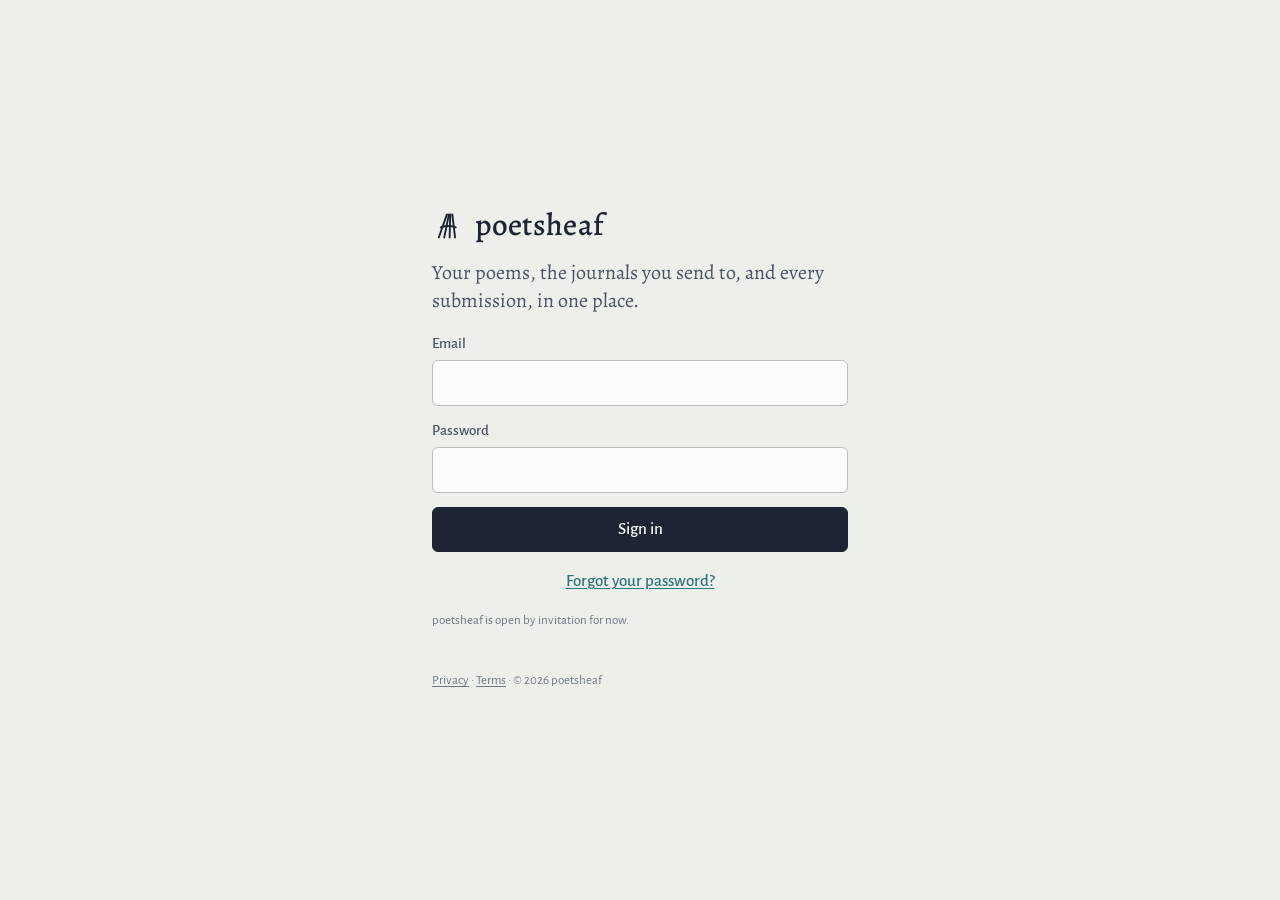
<file: index.html>
<!doctype html>
<html lang="en">
  <head>
    <meta charset="UTF-8" />
    <meta name="viewport" content="width=device-width, initial-scale=1, viewport-fit=cover" />
    <meta name="theme-color" content="#ECEFEA" />
    <meta name="apple-mobile-web-app-capable" content="yes" />
    <meta name="apple-mobile-web-app-title" content="poetsheaf" />
    <meta name="description" content="Keep your poems, the journals you send to, and every submission in one place." />
    <link rel="icon" href="/favicon.svg" type="image/svg+xml" />
    <link rel="apple-touch-icon" href="/apple-touch-icon.png" />
    <link rel="manifest" href="/manifest.webmanifest" />
    <title>poetsheaf</title>
    <script type="module" crossorigin src="/assets/styles-DQ-6_-wb.js"></script>
    <script type="module" crossorigin src="/assets/main-DBC91JNf.js"></script>
    <link rel="stylesheet" crossorigin href="/assets/styles-BWuoqIi8.css">
    <link rel="stylesheet" crossorigin href="/assets/main-BIeSyPo8.css">
  </head>
  <body>
    <div id="root"></div>
  </body>
</html>
</file>
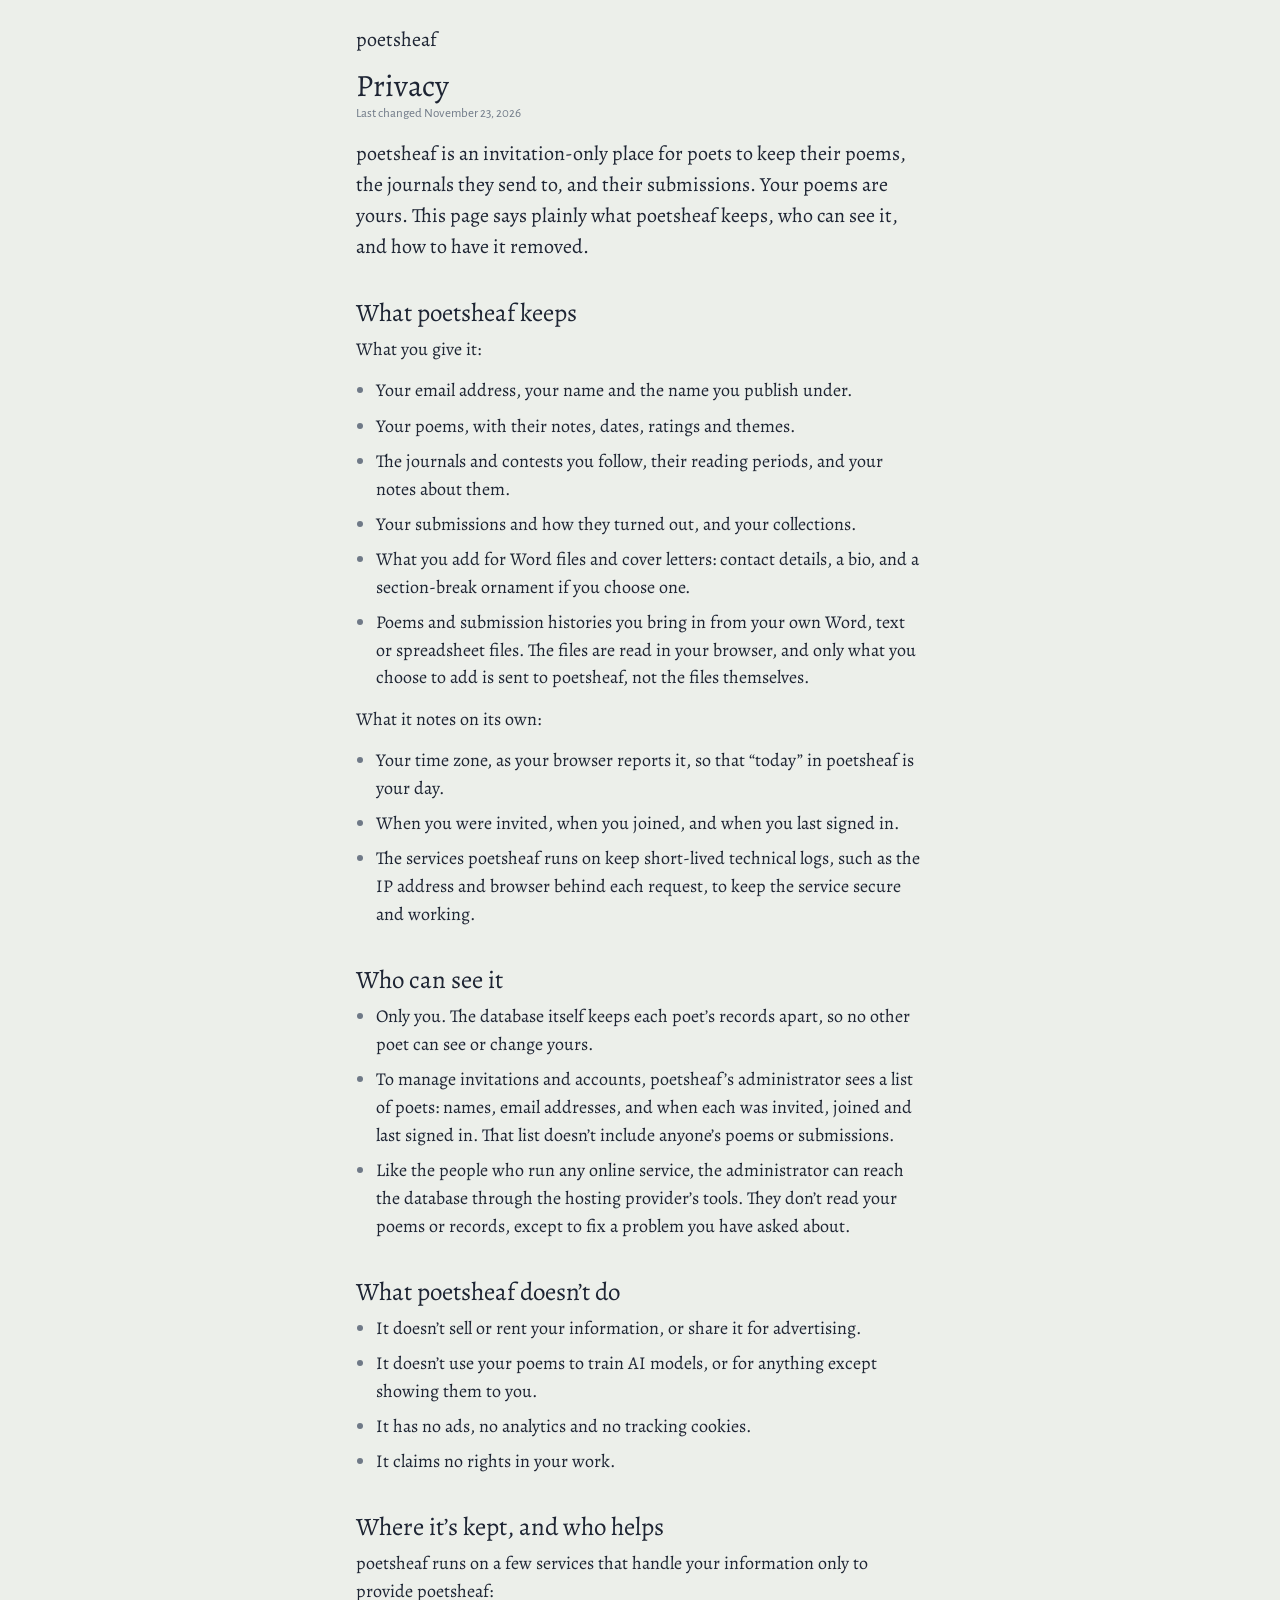
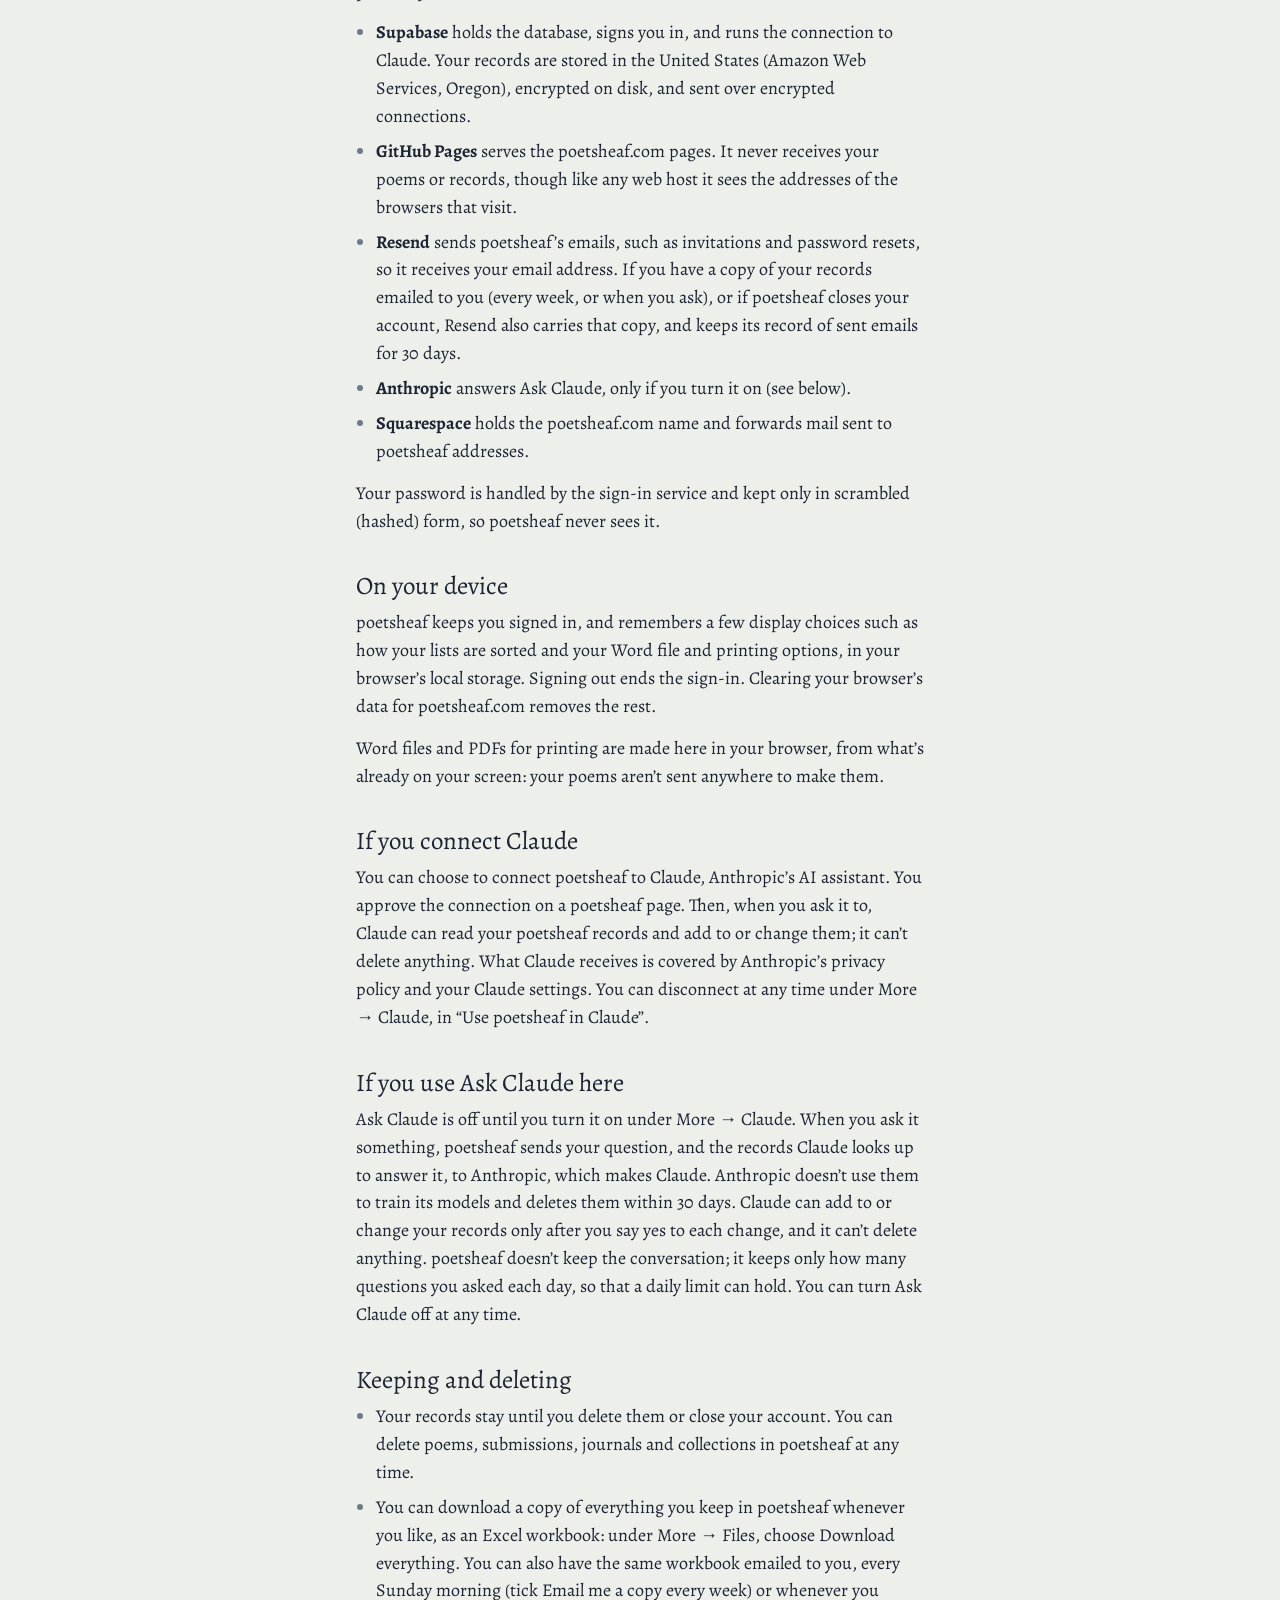
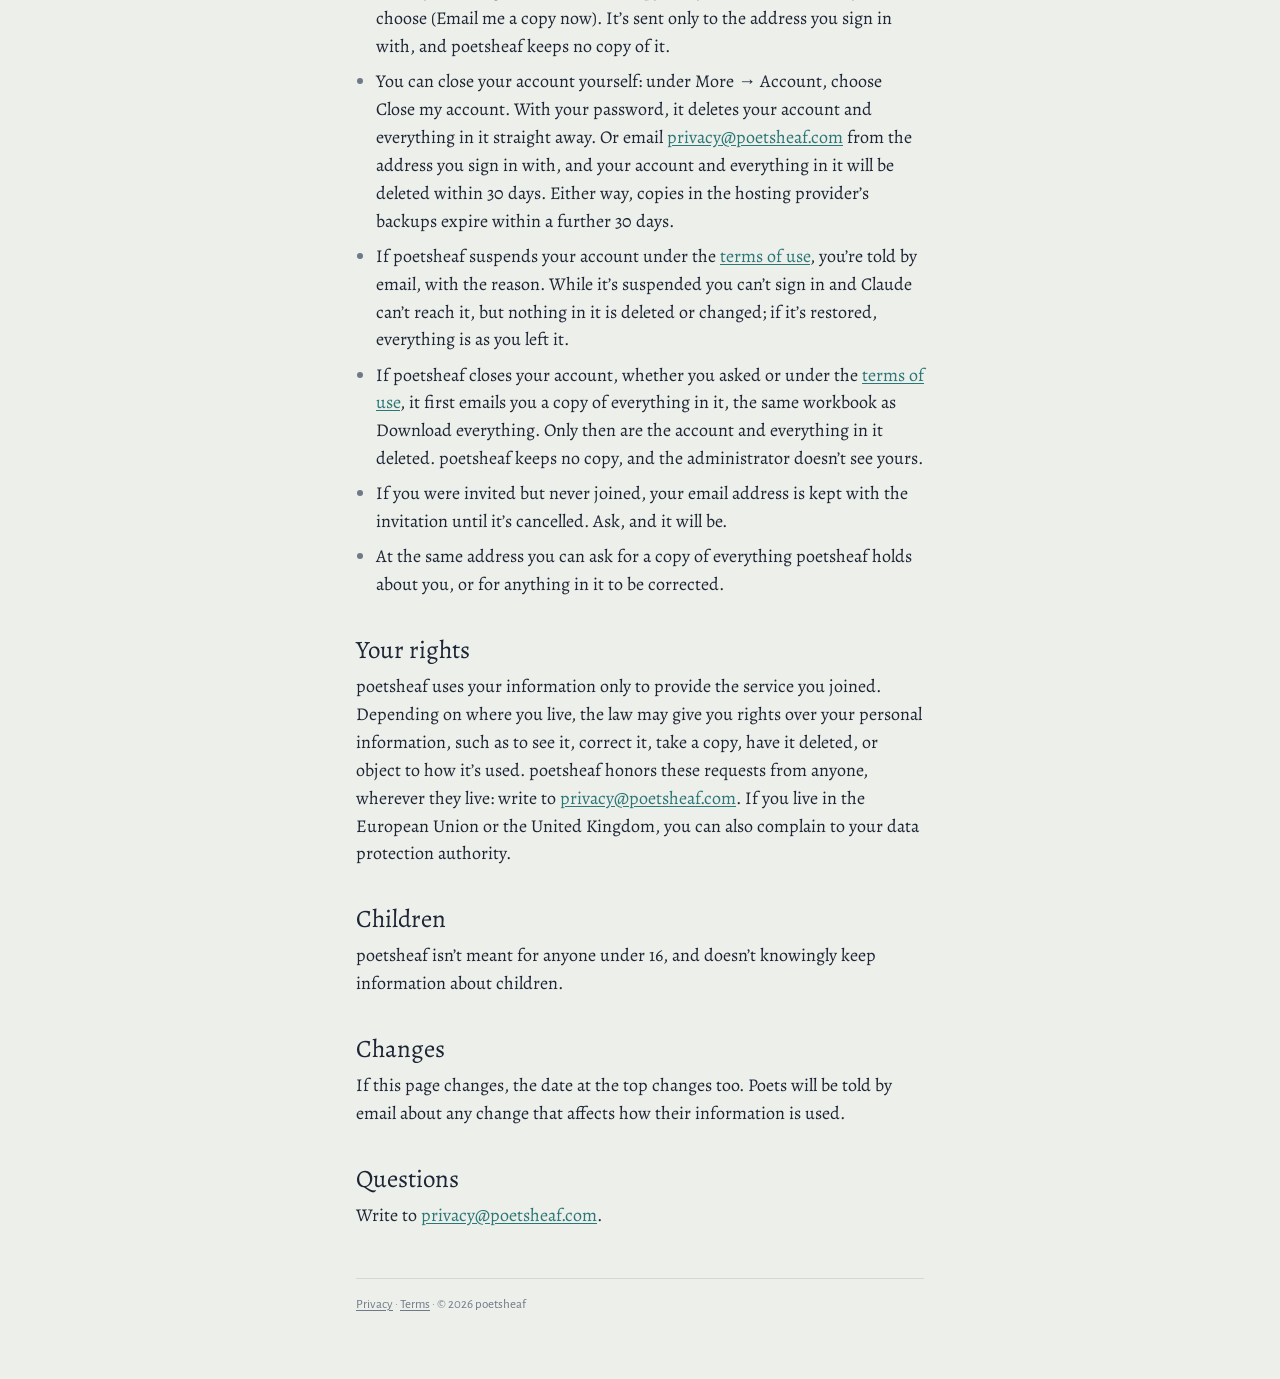
<file: privacy.html>
<!doctype html>
<html lang="en">
  <head>
    <meta charset="UTF-8" />
    <meta name="viewport" content="width=device-width, initial-scale=1, viewport-fit=cover" />
    <meta name="theme-color" content="#ECEFEA" />
    <meta name="description" content="What poetsheaf keeps, who can see it, and how to have it removed." />
    <link rel="icon" href="/favicon.svg" type="image/svg+xml" />
    <link rel="apple-touch-icon" href="/apple-touch-icon.png" />
    <title>Privacy · poetsheaf</title>
    <script type="module" crossorigin src="/assets/styles-DQ-6_-wb.js"></script>
    <script type="module" crossorigin src="/assets/note-DEb20NaD.js"></script>
    <link rel="stylesheet" crossorigin href="/assets/styles-BWuoqIi8.css">
    <link rel="stylesheet" crossorigin href="/assets/note-CZDCdOjt.css">
  </head>
  <body>
    <main class="note">
      <p class="note-home"><a href="/">poetsheaf</a></p>
      <h1>Privacy</h1>
      <p class="note-date">Last changed November 23, 2026</p>

      <p class="note-lede">
        poetsheaf is an invitation-only place for poets to keep their poems, the journals they send to, and their
        submissions. Your poems are yours. This page says plainly what poetsheaf keeps, who can see it, and how to have
        it removed.
      </p>

      <h2 id="keeps">What poetsheaf keeps</h2>
      <p>What you give it:</p>
      <ul>
        <li>Your email address, your name and the name you publish under.</li>
        <li>Your poems, with their notes, dates, ratings and themes.</li>
        <li>The journals and contests you follow, their reading periods, and your notes about them.</li>
        <li>Your submissions and how they turned out, and your collections.</li>
        <li>What you add for Word files and cover letters: contact details, a bio, and a section-break ornament if you choose one.</li>
        <li>
          Poems and submission histories you bring in from your own Word, text or spreadsheet files. The files are read
          in your browser, and only what you choose to add is sent to poetsheaf, not the files themselves.
        </li>
      </ul>
      <p>What it notes on its own:</p>
      <ul>
        <li>Your time zone, as your browser reports it, so that “today” in poetsheaf is your day.</li>
        <li>When you were invited, when you joined, and when you last signed in.</li>
        <li>
          The services poetsheaf runs on keep short-lived technical logs, such as the IP address and browser behind
          each request, to keep the service secure and working.
        </li>
      </ul>

      <h2 id="who">Who can see it</h2>
      <ul>
        <li>Only you. The database itself keeps each poet’s records apart, so no other poet can see or change yours.</li>
        <li>
          To manage invitations and accounts, poetsheaf’s administrator sees a list of poets: names, email addresses, and
          when each was invited, joined and last signed in. That list doesn’t include anyone’s poems or submissions.
        </li>
        <li>
          Like the people who run any online service, the administrator can reach the database through the hosting
          provider’s tools. They don’t read your poems or records, except to fix a problem you have asked about.
        </li>
      </ul>

      <h2 id="not">What poetsheaf doesn’t do</h2>
      <ul>
        <li>It doesn’t sell or rent your information, or share it for advertising.</li>
        <li>It doesn’t use your poems to train AI models, or for anything except showing them to you.</li>
        <li>It has no ads, no analytics and no tracking cookies.</li>
        <li>It claims no rights in your work.</li>
      </ul>

      <h2 id="where">Where it’s kept, and who helps</h2>
      <p>poetsheaf runs on a few services that handle your information only to provide poetsheaf:</p>
      <ul>
        <li>
          <strong>Supabase</strong> holds the database, signs you in, and runs the connection to Claude. Your records are
          stored in the United States (Amazon Web Services, Oregon), encrypted on disk, and sent over encrypted connections.
        </li>
        <li>
          <strong>GitHub Pages</strong> serves the poetsheaf.com pages. It never receives your poems or records, though
          like any web host it sees the addresses of the browsers that visit.
        </li>
        <li>
          <strong>Resend</strong> sends poetsheaf’s emails, such as invitations and password resets, so it receives your
          email address. If you have a copy of your records emailed to you (every week, or when you ask), or if
          poetsheaf closes your account, Resend also carries that copy, and keeps its record of sent emails for 30 days.
        </li>
        <li>
          <strong>Anthropic</strong> answers Ask Claude, only if you turn it on (see below).
        </li>
        <li><strong>Squarespace</strong> holds the poetsheaf.com name and forwards mail sent to poetsheaf addresses.</li>
      </ul>
      <p>
        Your password is handled by the sign-in service and kept only in scrambled (hashed) form, so poetsheaf never sees it.
      </p>

      <h2 id="device">On your device</h2>
      <p>
        poetsheaf keeps you signed in, and remembers a few display choices such as how your lists are sorted and your
        Word file and printing options, in your browser’s local storage. Signing out ends the sign-in. Clearing your
        browser’s data for poetsheaf.com removes the rest.
      </p>
      <p>
        Word files and PDFs for printing are made here in your browser, from what’s already on your screen: your poems
        aren’t sent anywhere to make them.
      </p>

      <h2 id="claude">If you connect Claude</h2>
      <p>
        You can choose to connect poetsheaf to Claude, Anthropic’s AI assistant. You approve the connection on a
        poetsheaf page. Then, when you ask it to, Claude can read your poetsheaf records and add to or change them; it
        can’t delete anything. What Claude receives is covered by Anthropic’s privacy policy and your Claude settings.
        You can disconnect at any time under More → Claude, in “Use poetsheaf in Claude”.
      </p>

      <h2 id="ask-claude">If you use Ask Claude here</h2>
      <p>
        Ask Claude is off until you turn it on under More → Claude. When you ask it something, poetsheaf sends your question,
        and the records Claude looks up to answer it, to Anthropic, which makes Claude. Anthropic doesn’t use them to
        train its models and deletes them within 30 days. Claude can add to or change your records only after you say
        yes to each change, and it can’t delete anything. poetsheaf doesn’t keep the conversation; it keeps only how
        many questions you asked each day, so that a daily limit can hold. You can turn Ask Claude off at any time.
      </p>

      <h2 id="deleting">Keeping and deleting</h2>
      <ul>
        <li>Your records stay until you delete them or close your account. You can delete poems, submissions, journals and collections in poetsheaf at any time.</li>
        <li>
          You can download a copy of everything you keep in poetsheaf whenever you like, as an Excel workbook: under
          More → Files, choose Download everything. You can also have the same workbook emailed to you, every Sunday morning
          (tick Email me a copy every week) or whenever you choose (Email me a copy now). It’s sent only to the address
          you sign in with, and poetsheaf keeps no copy of it.
        </li>
        <li>
          You can close your account yourself: under More → Account, choose Close my account. With your password, it
          deletes your account and everything in it straight away. Or email
          <a href="mailto:privacy@poetsheaf.com">privacy@poetsheaf.com</a> from the address you sign in with, and your
          account and everything in it will be deleted within 30 days. Either way, copies in the hosting provider’s
          backups expire within a further 30 days.
        </li>
        <li>
          If poetsheaf suspends your account under the <a href="/terms.html#ending">terms of use</a>, you’re told by
          email, with the reason. While it’s suspended you can’t sign in and Claude can’t reach it, but nothing in it is
          deleted or changed; if it’s restored, everything is as you left it.
        </li>
        <li>
          If poetsheaf closes your account, whether you asked or under the <a href="/terms.html#ending">terms of use</a>,
          it first emails you a copy of everything in it, the same workbook as Download everything. Only then are the
          account and everything in it deleted. poetsheaf keeps no copy, and the administrator doesn’t see yours.
        </li>
        <li>If you were invited but never joined, your email address is kept with the invitation until it’s cancelled. Ask, and it will be.</li>
        <li>At the same address you can ask for a copy of everything poetsheaf holds about you, or for anything in it to be corrected.</li>
      </ul>

      <h2 id="rights">Your rights</h2>
      <p>
        poetsheaf uses your information only to provide the service you joined. Depending on where you live, the law may
        give you rights over your personal information, such as to see it, correct it, take a copy, have it deleted, or
        object to how it’s used. poetsheaf honors these requests from anyone, wherever they live: write to
        <a href="mailto:privacy@poetsheaf.com">privacy@poetsheaf.com</a>. If you live in the European Union or the
        United Kingdom, you can also complain to your data protection authority.
      </p>

      <h2 id="children">Children</h2>
      <p>poetsheaf isn’t meant for anyone under 16, and doesn’t knowingly keep information about children.</p>

      <h2 id="changes">Changes</h2>
      <p>
        If this page changes, the date at the top changes too. Poets will be told by email about any change that
        affects how their information is used.
      </p>

      <h2 id="contact">Questions</h2>
      <p>Write to <a href="mailto:privacy@poetsheaf.com">privacy@poetsheaf.com</a>.</p>

      <footer class="note-foot">
        <a href="/privacy.html">Privacy</a> · <a href="/terms.html">Terms</a> · © 2026 poetsheaf
      </footer>
    </main>
  </body>
</html>
</file>
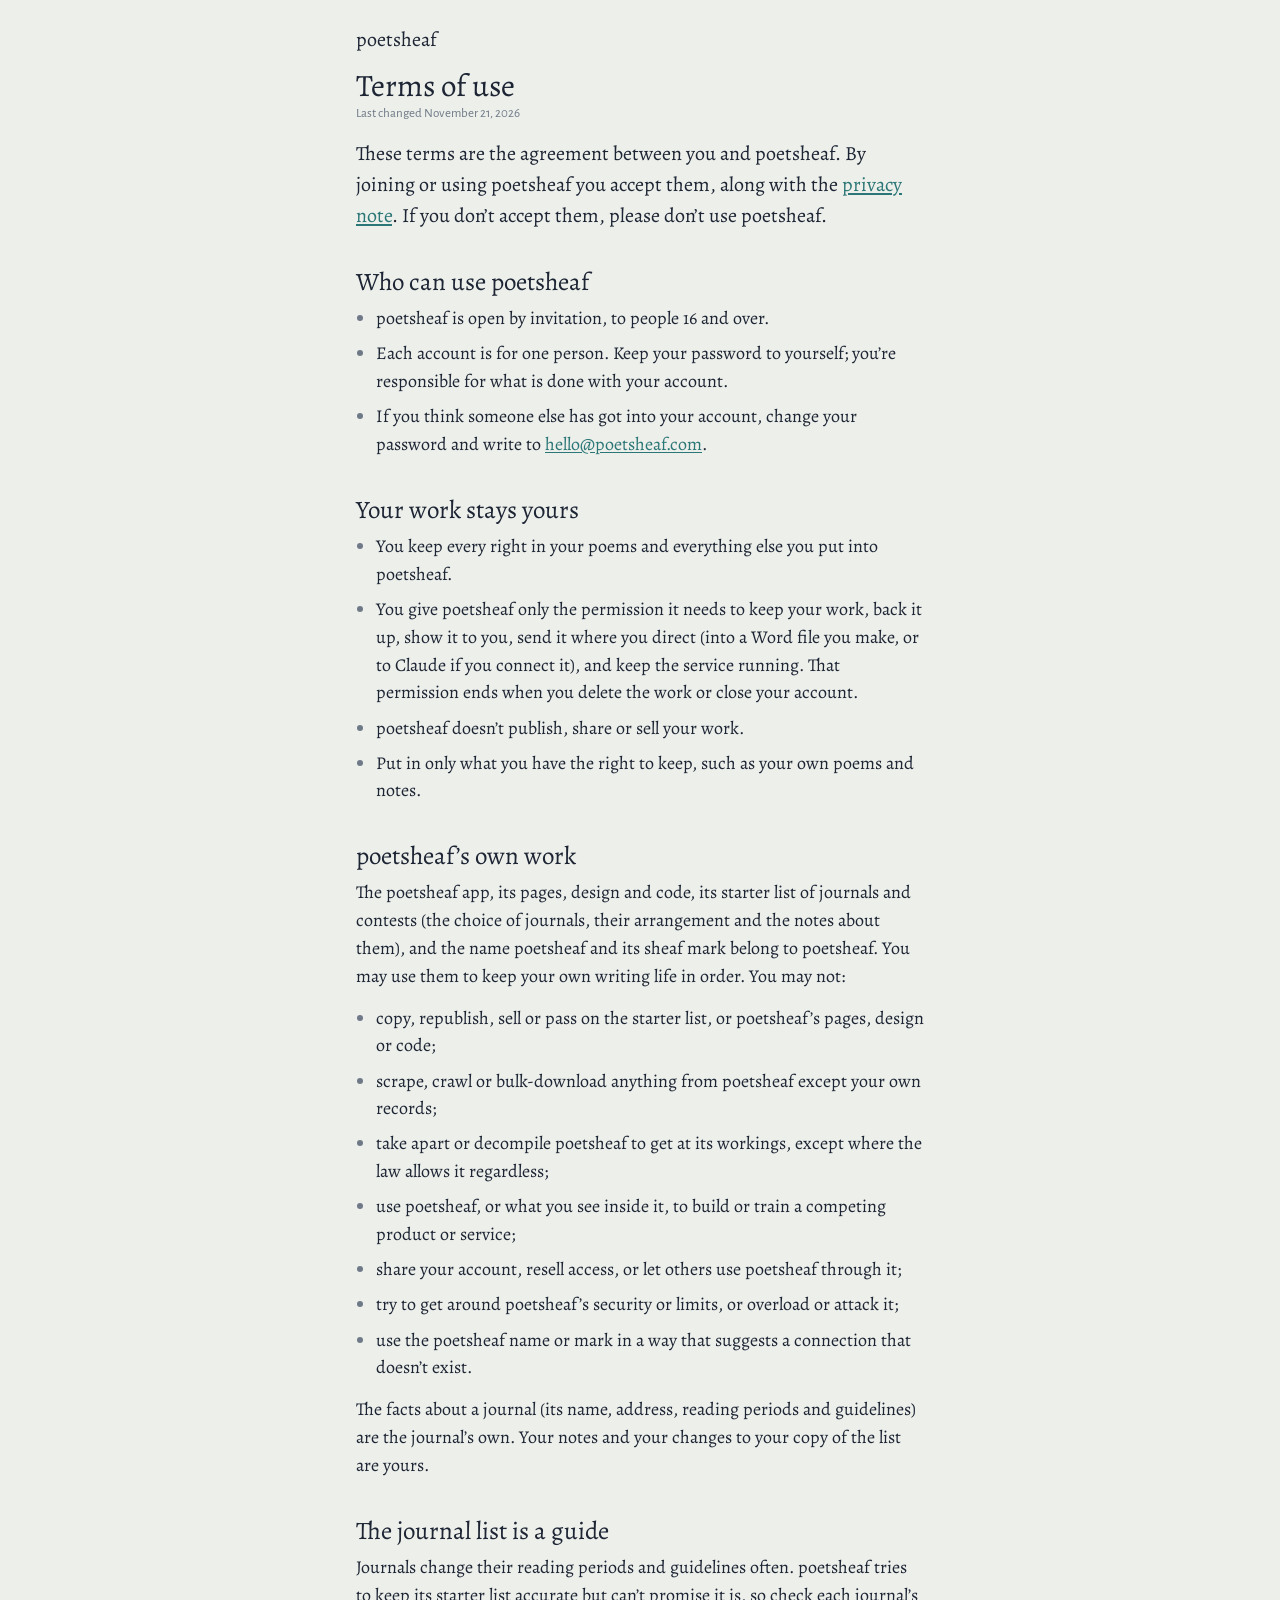
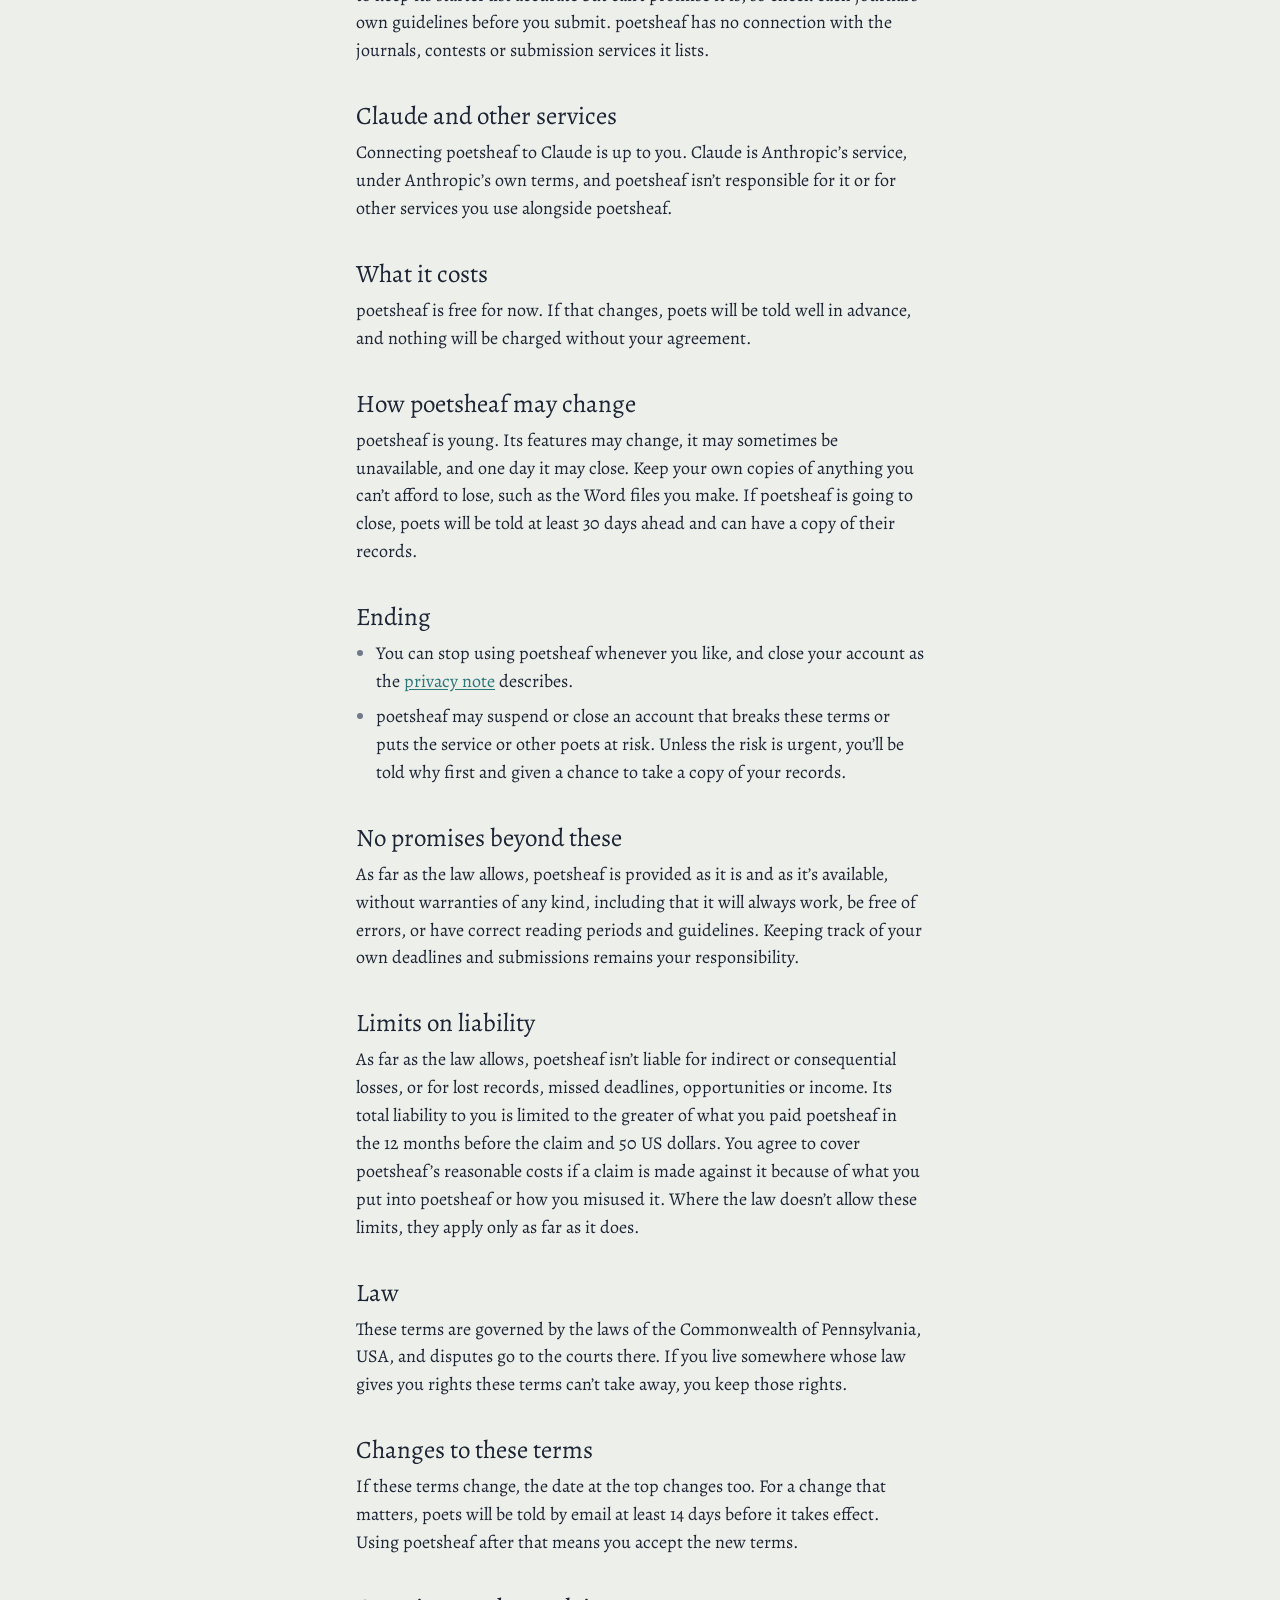
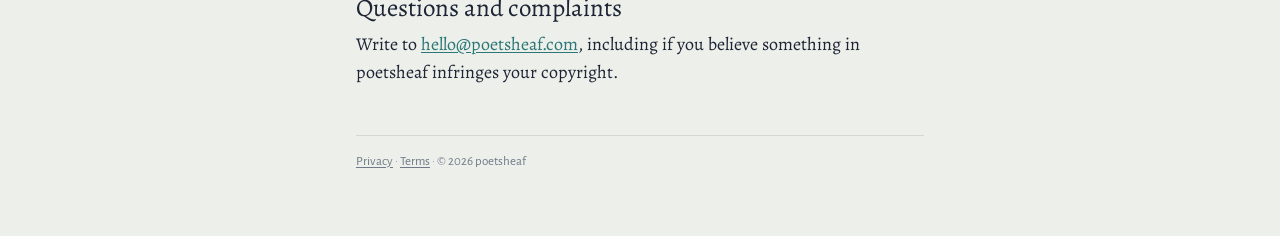
<file: terms.html>
<!doctype html>
<html lang="en">
  <head>
    <meta charset="UTF-8" />
    <meta name="viewport" content="width=device-width, initial-scale=1, viewport-fit=cover" />
    <meta name="theme-color" content="#ECEFEA" />
    <meta name="description" content="The terms for using poetsheaf." />
    <link rel="icon" href="/favicon.svg" type="image/svg+xml" />
    <link rel="apple-touch-icon" href="/apple-touch-icon.png" />
    <title>Terms of use · poetsheaf</title>
    <script type="module" crossorigin src="/assets/styles-DQ-6_-wb.js"></script>
    <script type="module" crossorigin src="/assets/note-DEb20NaD.js"></script>
    <link rel="stylesheet" crossorigin href="/assets/styles-BWuoqIi8.css">
    <link rel="stylesheet" crossorigin href="/assets/note-CZDCdOjt.css">
  </head>
  <body>
    <main class="note">
      <p class="note-home"><a href="/">poetsheaf</a></p>
      <h1>Terms of use</h1>
      <p class="note-date">Last changed November 21, 2026</p>

      <p class="note-lede">
        These terms are the agreement between you and poetsheaf. By joining or using poetsheaf you accept them, along
        with the <a href="/privacy.html">privacy note</a>. If you don’t accept them, please don’t use poetsheaf.
      </p>

      <h2 id="who">Who can use poetsheaf</h2>
      <ul>
        <li>poetsheaf is open by invitation, to people 16 and over.</li>
        <li>Each account is for one person. Keep your password to yourself; you’re responsible for what is done with your account.</li>
        <li>If you think someone else has got into your account, change your password and write to <a href="mailto:hello@poetsheaf.com">hello@poetsheaf.com</a>.</li>
      </ul>

      <h2 id="yours">Your work stays yours</h2>
      <ul>
        <li>You keep every right in your poems and everything else you put into poetsheaf.</li>
        <li>
          You give poetsheaf only the permission it needs to keep your work, back it up, show it to you, send it where
          you direct (into a Word file you make, or to Claude if you connect it), and keep the service running. That
          permission ends when you delete the work or close your account.
        </li>
        <li>poetsheaf doesn’t publish, share or sell your work.</li>
        <li>Put in only what you have the right to keep, such as your own poems and notes.</li>
      </ul>

      <h2 id="ours">poetsheaf’s own work</h2>
      <p>
        The poetsheaf app, its pages, design and code, its starter list of journals and contests (the choice of
        journals, their arrangement and the notes about them), and the name poetsheaf and its sheaf mark belong to
        poetsheaf. You may use them to keep your own writing life in order. You may not:
      </p>
      <ul>
        <li>copy, republish, sell or pass on the starter list, or poetsheaf’s pages, design or code;</li>
        <li>scrape, crawl or bulk-download anything from poetsheaf except your own records;</li>
        <li>take apart or decompile poetsheaf to get at its workings, except where the law allows it regardless;</li>
        <li>use poetsheaf, or what you see inside it, to build or train a competing product or service;</li>
        <li>share your account, resell access, or let others use poetsheaf through it;</li>
        <li>try to get around poetsheaf’s security or limits, or overload or attack it;</li>
        <li>use the poetsheaf name or mark in a way that suggests a connection that doesn’t exist.</li>
      </ul>
      <p>
        The facts about a journal (its name, address, reading periods and guidelines) are the journal’s own. Your notes
        and your changes to your copy of the list are yours.
      </p>

      <h2 id="guide">The journal list is a guide</h2>
      <p>
        Journals change their reading periods and guidelines often. poetsheaf tries to keep its starter list accurate
        but can’t promise it is, so check each journal’s own guidelines before you submit. poetsheaf has no connection
        with the journals, contests or submission services it lists.
      </p>

      <h2 id="claude">Claude and other services</h2>
      <p>
        Connecting poetsheaf to Claude is up to you. Claude is Anthropic’s service, under Anthropic’s own terms, and
        poetsheaf isn’t responsible for it or for other services you use alongside poetsheaf.
      </p>

      <h2 id="price">What it costs</h2>
      <p>
        poetsheaf is free for now. If that changes, poets will be told well in advance, and nothing will be charged
        without your agreement.
      </p>

      <h2 id="change">How poetsheaf may change</h2>
      <p>
        poetsheaf is young. Its features may change, it may sometimes be unavailable, and one day it may close. Keep
        your own copies of anything you can’t afford to lose, such as the Word files you make. If poetsheaf is going
        to close, poets will be told at least 30 days ahead and can have a copy of their records.
      </p>

      <h2 id="ending">Ending</h2>
      <ul>
        <li>You can stop using poetsheaf whenever you like, and close your account as the <a href="/privacy.html#deleting">privacy note</a> describes.</li>
        <li>
          poetsheaf may suspend or close an account that breaks these terms or puts the service or other poets at
          risk. Unless the risk is urgent, you’ll be told why first and given a chance to take a copy of your records.
        </li>
      </ul>

      <h2 id="warranty">No promises beyond these</h2>
      <p>
        As far as the law allows, poetsheaf is provided as it is and as it’s available, without warranties of any kind,
        including that it will always work, be free of errors, or have correct reading periods and guidelines.
        Keeping track of your own deadlines and submissions remains your responsibility.
      </p>

      <h2 id="liability">Limits on liability</h2>
      <p>
        As far as the law allows, poetsheaf isn’t liable for indirect or consequential losses, or for lost records,
        missed deadlines, opportunities or income. Its total liability to you is limited to the greater of what you
        paid poetsheaf in the 12 months before the claim and 50 US dollars. You agree to cover poetsheaf’s reasonable
        costs if a claim is made against it because of what you put into poetsheaf or how you misused it. Where the
        law doesn’t allow these limits, they apply only as far as it does.
      </p>

      <h2 id="law">Law</h2>
      <p>
        These terms are governed by the laws of the Commonwealth of Pennsylvania, USA, and disputes go to the courts
        there. If you live somewhere whose law gives you rights these terms can’t take away, you keep those rights.
      </p>

      <h2 id="changes">Changes to these terms</h2>
      <p>
        If these terms change, the date at the top changes too. For a change that matters, poets will be told by email
        at least 14 days before it takes effect. Using poetsheaf after that means you accept the new terms.
      </p>

      <h2 id="contact">Questions and complaints</h2>
      <p>
        Write to <a href="mailto:hello@poetsheaf.com">hello@poetsheaf.com</a>, including if you believe something
        in poetsheaf infringes your copyright.
      </p>

      <footer class="note-foot">
        <a href="/privacy.html">Privacy</a> · <a href="/terms.html">Terms</a> · © 2026 poetsheaf
      </footer>
    </main>
  </body>
</html>
</file>
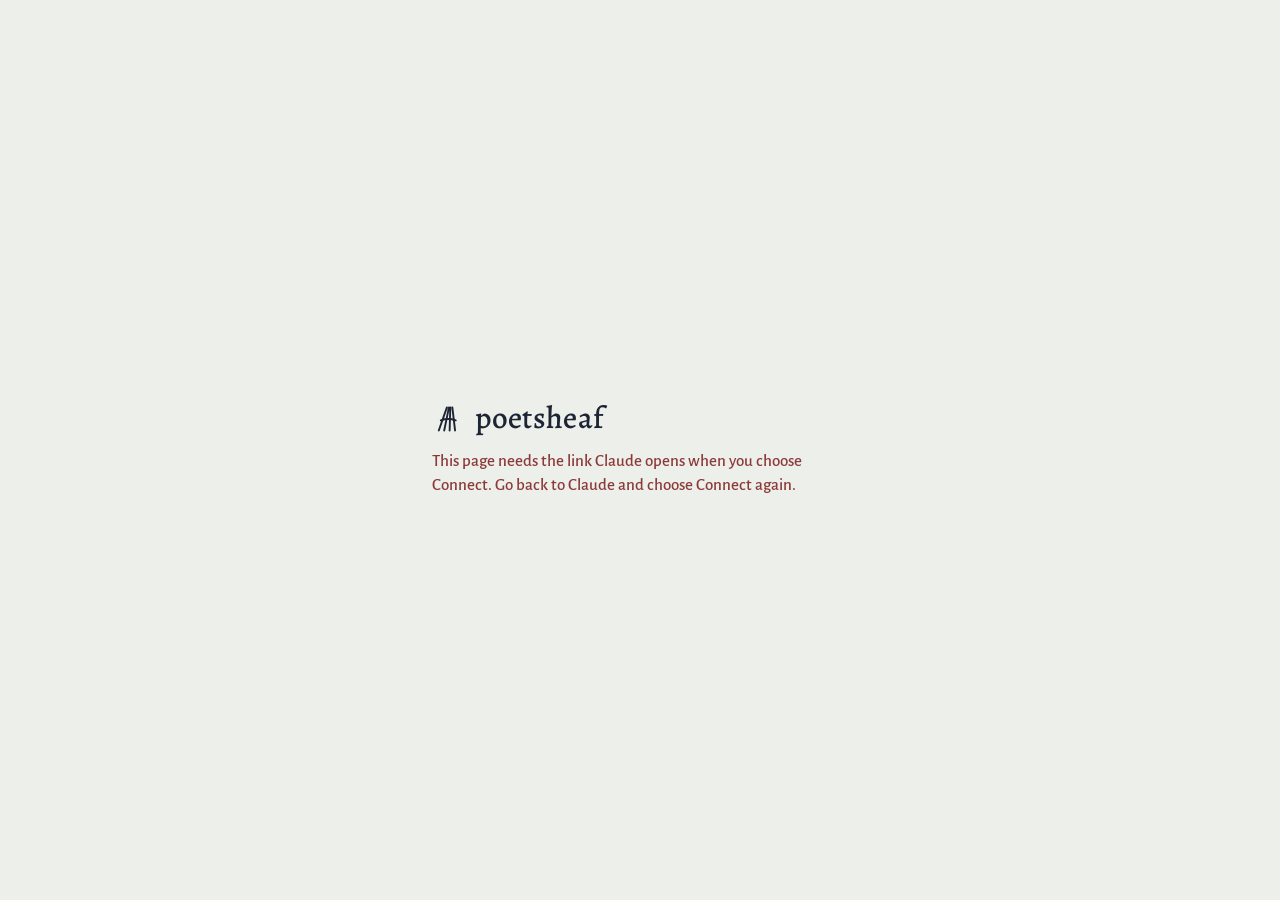
<file: oauth/consent.html>
<!doctype html>
<html lang="en">
  <head>
    <meta charset="UTF-8" />
    <meta name="viewport" content="width=device-width, initial-scale=1, viewport-fit=cover" />
    <meta name="theme-color" content="#ECEFEA" />
    <meta name="apple-mobile-web-app-capable" content="yes" />
    <meta name="apple-mobile-web-app-title" content="poetsheaf" />
    <meta name="description" content="Keep your poems, the journals you send to, and every submission in one place." />
    <link rel="icon" href="/favicon.svg" type="image/svg+xml" />
    <link rel="apple-touch-icon" href="/apple-touch-icon.png" />
    <link rel="manifest" href="/manifest.webmanifest" />
    <title>Connect to poetsheaf</title>
    <script type="module" crossorigin src="/assets/styles-DQ-6_-wb.js"></script>
    <script type="module" crossorigin src="/assets/main-DBC91JNf.js"></script>
    <link rel="stylesheet" crossorigin href="/assets/styles-BWuoqIi8.css">
    <link rel="stylesheet" crossorigin href="/assets/main-BIeSyPo8.css">
  </head>
  <body>
    <div id="root"></div>
  </body>
</html>
</file>
<file: assets/styles-BWuoqIi8.css>
@font-face{font-family:Alegreya;font-style:normal;font-display:swap;font-weight:400;src:url(/assets/alegreya-cyrillic-ext-400-normal-DN8azYTI.woff2) format("woff2"),url(/assets/alegreya-cyrillic-ext-400-normal-Cj1kF6KR.woff) format("woff");unicode-range:U+0460-052F,U+1C80-1C8A,U+20B4,U+2DE0-2DFF,U+A640-A69F,U+FE2E-FE2F}@font-face{font-family:Alegreya;font-style:normal;font-display:swap;font-weight:400;src:url(/assets/alegreya-cyrillic-400-normal-72Io3whm.woff2) format("woff2"),url(/assets/alegreya-cyrillic-400-normal-VT77nruV.woff) format("woff");unicode-range:U+0301,U+0400-045F,U+0490-0491,U+04B0-04B1,U+2116}@font-face{font-family:Alegreya;font-style:normal;font-display:swap;font-weight:400;src:url(/assets/alegreya-greek-ext-400-normal-ueNFnE5s.woff2) format("woff2"),url(/assets/alegreya-greek-ext-400-normal-UcF-MPys.woff) format("woff");unicode-range:U+1F00-1FFF}@font-face{font-family:Alegreya;font-style:normal;font-display:swap;font-weight:400;src:url(/assets/alegreya-greek-400-normal-BI7tMDVB.woff2) format("woff2"),url(/assets/alegreya-greek-400-normal-BTnTTGc4.woff) format("woff");unicode-range:U+0370-0377,U+037A-037F,U+0384-038A,U+038C,U+038E-03A1,U+03A3-03FF}@font-face{font-family:Alegreya;font-style:normal;font-display:swap;font-weight:400;src:url(/assets/alegreya-vietnamese-400-normal-D8CgJdBg.woff2) format("woff2"),url(/assets/alegreya-vietnamese-400-normal-D-Jsyxvv.woff) format("woff");unicode-range:U+0102-0103,U+0110-0111,U+0128-0129,U+0168-0169,U+01A0-01A1,U+01AF-01B0,U+0300-0301,U+0303-0304,U+0308-0309,U+0323,U+0329,U+1EA0-1EF9,U+20AB}@font-face{font-family:Alegreya;font-style:normal;font-display:swap;font-weight:400;src:url(/assets/alegreya-latin-ext-400-normal-BJ1luULk.woff2) format("woff2"),url(/assets/alegreya-latin-ext-400-normal-I24-Fo_X.woff) format("woff");unicode-range:U+0100-02BA,U+02BD-02C5,U+02C7-02CC,U+02CE-02D7,U+02DD-02FF,U+0304,U+0308,U+0329,U+1D00-1DBF,U+1E00-1E9F,U+1EF2-1EFF,U+2020,U+20A0-20AB,U+20AD-20C0,U+2113,U+2C60-2C7F,U+A720-A7FF}@font-face{font-family:Alegreya;font-style:normal;font-display:swap;font-weight:400;src:url(/assets/alegreya-latin-400-normal-BLlBRtDv.woff2) format("woff2"),url(/assets/alegreya-latin-400-normal-BuQWlRPA.woff) format("woff");unicode-range:U+0000-00FF,U+0131,U+0152-0153,U+02BB-02BC,U+02C6,U+02DA,U+02DC,U+0304,U+0308,U+0329,U+2000-206F,U+20AC,U+2122,U+2191,U+2193,U+2212,U+2215,U+FEFF,U+FFFD}@font-face{font-family:Alegreya;font-style:italic;font-display:swap;font-weight:400;src:url(/assets/alegreya-cyrillic-ext-400-italic-CJ53xJ73.woff2) format("woff2"),url(/assets/alegreya-cyrillic-ext-400-italic-281qz-PX.woff) format("woff");unicode-range:U+0460-052F,U+1C80-1C8A,U+20B4,U+2DE0-2DFF,U+A640-A69F,U+FE2E-FE2F}@font-face{font-family:Alegreya;font-style:italic;font-display:swap;font-weight:400;src:url(/assets/alegreya-cyrillic-400-italic-CzOFVsaV.woff2) format("woff2"),url(/assets/alegreya-cyrillic-400-italic-DSxbt1-2.woff) format("woff");unicode-range:U+0301,U+0400-045F,U+0490-0491,U+04B0-04B1,U+2116}@font-face{font-family:Alegreya;font-style:italic;font-display:swap;font-weight:400;src:url(/assets/alegreya-greek-ext-400-italic-BqZ1xVE4.woff2) format("woff2"),url(/assets/alegreya-greek-ext-400-italic-EKR1I7m6.woff) format("woff");unicode-range:U+1F00-1FFF}@font-face{font-family:Alegreya;font-style:italic;font-display:swap;font-weight:400;src:url(/assets/alegreya-greek-400-italic-DpcfyKEk.woff2) format("woff2"),url(/assets/alegreya-greek-400-italic-D9g29fJh.woff) format("woff");unicode-range:U+0370-0377,U+037A-037F,U+0384-038A,U+038C,U+038E-03A1,U+03A3-03FF}@font-face{font-family:Alegreya;font-style:italic;font-display:swap;font-weight:400;src:url(/assets/alegreya-vietnamese-400-italic-CJsk7YCA.woff2) format("woff2"),url(/assets/alegreya-vietnamese-400-italic-DD2hiUnx.woff) format("woff");unicode-range:U+0102-0103,U+0110-0111,U+0128-0129,U+0168-0169,U+01A0-01A1,U+01AF-01B0,U+0300-0301,U+0303-0304,U+0308-0309,U+0323,U+0329,U+1EA0-1EF9,U+20AB}@font-face{font-family:Alegreya;font-style:italic;font-display:swap;font-weight:400;src:url(/assets/alegreya-latin-ext-400-italic-Cf8WgXZg.woff2) format("woff2"),url(/assets/alegreya-latin-ext-400-italic-BQgzjtbe.woff) format("woff");unicode-range:U+0100-02BA,U+02BD-02C5,U+02C7-02CC,U+02CE-02D7,U+02DD-02FF,U+0304,U+0308,U+0329,U+1D00-1DBF,U+1E00-1E9F,U+1EF2-1EFF,U+2020,U+20A0-20AB,U+20AD-20C0,U+2113,U+2C60-2C7F,U+A720-A7FF}@font-face{font-family:Alegreya;font-style:italic;font-display:swap;font-weight:400;src:url(/assets/alegreya-latin-400-italic-BXpar-rJ.woff2) format("woff2"),url(/assets/alegreya-latin-400-italic-CJvUQvZT.woff) format("woff");unicode-range:U+0000-00FF,U+0131,U+0152-0153,U+02BB-02BC,U+02C6,U+02DA,U+02DC,U+0304,U+0308,U+0329,U+2000-206F,U+20AC,U+2122,U+2191,U+2193,U+2212,U+2215,U+FEFF,U+FFFD}@font-face{font-family:Alegreya;font-style:normal;font-display:swap;font-weight:700;src:url(/assets/alegreya-cyrillic-ext-700-normal-Dx8o6fqX.woff2) format("woff2"),url(/assets/alegreya-cyrillic-ext-700-normal-A6q6xEOT.woff) format("woff");unicode-range:U+0460-052F,U+1C80-1C8A,U+20B4,U+2DE0-2DFF,U+A640-A69F,U+FE2E-FE2F}@font-face{font-family:Alegreya;font-style:normal;font-display:swap;font-weight:700;src:url(/assets/alegreya-cyrillic-700-normal-Bftrb-m-.woff2) format("woff2"),url(/assets/alegreya-cyrillic-700-normal-_o_NBoYw.woff) format("woff");unicode-range:U+0301,U+0400-045F,U+0490-0491,U+04B0-04B1,U+2116}@font-face{font-family:Alegreya;font-style:normal;font-display:swap;font-weight:700;src:url(/assets/alegreya-greek-ext-700-normal-DzPShcR4.woff2) format("woff2"),url(/assets/alegreya-greek-ext-700-normal-DQPzd-kK.woff) format("woff");unicode-range:U+1F00-1FFF}@font-face{font-family:Alegreya;font-style:normal;font-display:swap;font-weight:700;src:url(/assets/alegreya-greek-700-normal-ByoPpMZf.woff2) format("woff2"),url(/assets/alegreya-greek-700-normal-mWQ2Ne64.woff) format("woff");unicode-range:U+0370-0377,U+037A-037F,U+0384-038A,U+038C,U+038E-03A1,U+03A3-03FF}@font-face{font-family:Alegreya;font-style:normal;font-display:swap;font-weight:700;src:url(/assets/alegreya-vietnamese-700-normal-CvM8am9u.woff2) format("woff2"),url(/assets/alegreya-vietnamese-700-normal-CdvEC7Dz.woff) format("woff");unicode-range:U+0102-0103,U+0110-0111,U+0128-0129,U+0168-0169,U+01A0-01A1,U+01AF-01B0,U+0300-0301,U+0303-0304,U+0308-0309,U+0323,U+0329,U+1EA0-1EF9,U+20AB}@font-face{font-family:Alegreya;font-style:normal;font-display:swap;font-weight:700;src:url(/assets/alegreya-latin-ext-700-normal-CEFih5UF.woff2) format("woff2"),url(/assets/alegreya-latin-ext-700-normal-B6bzkdlx.woff) format("woff");unicode-range:U+0100-02BA,U+02BD-02C5,U+02C7-02CC,U+02CE-02D7,U+02DD-02FF,U+0304,U+0308,U+0329,U+1D00-1DBF,U+1E00-1E9F,U+1EF2-1EFF,U+2020,U+20A0-20AB,U+20AD-20C0,U+2113,U+2C60-2C7F,U+A720-A7FF}@font-face{font-family:Alegreya;font-style:normal;font-display:swap;font-weight:700;src:url(/assets/alegreya-latin-700-normal-Vpz_43wJ.woff2) format("woff2"),url(/assets/alegreya-latin-700-normal-BS7r-qZs.woff) format("woff");unicode-range:U+0000-00FF,U+0131,U+0152-0153,U+02BB-02BC,U+02C6,U+02DA,U+02DC,U+0304,U+0308,U+0329,U+2000-206F,U+20AC,U+2122,U+2191,U+2193,U+2212,U+2215,U+FEFF,U+FFFD}@font-face{font-family:Alegreya Sans;font-style:normal;font-display:swap;font-weight:400;src:url(/assets/alegreya-sans-cyrillic-ext-400-normal-CBouUAPx.woff2) format("woff2"),url(/assets/alegreya-sans-cyrillic-ext-400-normal-ClLgPhqT.woff) format("woff");unicode-range:U+0460-052F,U+1C80-1C8A,U+20B4,U+2DE0-2DFF,U+A640-A69F,U+FE2E-FE2F}@font-face{font-family:Alegreya Sans;font-style:normal;font-display:swap;font-weight:400;src:url(/assets/alegreya-sans-cyrillic-400-normal-CFUoBDld.woff2) format("woff2"),url(/assets/alegreya-sans-cyrillic-400-normal-C2XSGevv.woff) format("woff");unicode-range:U+0301,U+0400-045F,U+0490-0491,U+04B0-04B1,U+2116}@font-face{font-family:Alegreya Sans;font-style:normal;font-display:swap;font-weight:400;src:url(/assets/alegreya-sans-greek-ext-400-normal-CaUEPd_u.woff2) format("woff2"),url(/assets/alegreya-sans-greek-ext-400-normal-D6j-TQLM.woff) format("woff");unicode-range:U+1F00-1FFF}@font-face{font-family:Alegreya Sans;font-style:normal;font-display:swap;font-weight:400;src:url(/assets/alegreya-sans-greek-400-normal-B87Md6o9.woff2) format("woff2"),url(/assets/alegreya-sans-greek-400-normal-8U5NAP_q.woff) format("woff");unicode-range:U+0370-0377,U+037A-037F,U+0384-038A,U+038C,U+038E-03A1,U+03A3-03FF}@font-face{font-family:Alegreya Sans;font-style:normal;font-display:swap;font-weight:400;src:url(/assets/alegreya-sans-vietnamese-400-normal-D7fwYHgb.woff2) format("woff2"),url(/assets/alegreya-sans-vietnamese-400-normal-BFvpiE3j.woff) format("woff");unicode-range:U+0102-0103,U+0110-0111,U+0128-0129,U+0168-0169,U+01A0-01A1,U+01AF-01B0,U+0300-0301,U+0303-0304,U+0308-0309,U+0323,U+0329,U+1EA0-1EF9,U+20AB}@font-face{font-family:Alegreya Sans;font-style:normal;font-display:swap;font-weight:400;src:url(/assets/alegreya-sans-latin-ext-400-normal-D7N6b6bd.woff2) format("woff2"),url(/assets/alegreya-sans-latin-ext-400-normal-DpBVrRWA.woff) format("woff");unicode-range:U+0100-02BA,U+02BD-02C5,U+02C7-02CC,U+02CE-02D7,U+02DD-02FF,U+0304,U+0308,U+0329,U+1D00-1DBF,U+1E00-1E9F,U+1EF2-1EFF,U+2020,U+20A0-20AB,U+20AD-20C0,U+2113,U+2C60-2C7F,U+A720-A7FF}@font-face{font-family:Alegreya Sans;font-style:normal;font-display:swap;font-weight:400;src:url(/assets/alegreya-sans-latin-400-normal-DtLlO8BS.woff2) format("woff2"),url(/assets/alegreya-sans-latin-400-normal-DmA8jeke.woff) format("woff");unicode-range:U+0000-00FF,U+0131,U+0152-0153,U+02BB-02BC,U+02C6,U+02DA,U+02DC,U+0304,U+0308,U+0329,U+2000-206F,U+20AC,U+2122,U+2191,U+2193,U+2212,U+2215,U+FEFF,U+FFFD}@font-face{font-family:Alegreya Sans;font-style:normal;font-display:swap;font-weight:500;src:url(/assets/alegreya-sans-cyrillic-ext-500-normal-BjdEjhHc.woff2) format("woff2"),url(/assets/alegreya-sans-cyrillic-ext-500-normal-CBZLRaMr.woff) format("woff");unicode-range:U+0460-052F,U+1C80-1C8A,U+20B4,U+2DE0-2DFF,U+A640-A69F,U+FE2E-FE2F}@font-face{font-family:Alegreya Sans;font-style:normal;font-display:swap;font-weight:500;src:url(/assets/alegreya-sans-cyrillic-500-normal-kQHBM3cE.woff2) format("woff2"),url(/assets/alegreya-sans-cyrillic-500-normal-gEBUHwKD.woff) format("woff");unicode-range:U+0301,U+0400-045F,U+0490-0491,U+04B0-04B1,U+2116}@font-face{font-family:Alegreya Sans;font-style:normal;font-display:swap;font-weight:500;src:url(/assets/alegreya-sans-greek-ext-500-normal-8OvC5Vmr.woff2) format("woff2"),url(/assets/alegreya-sans-greek-ext-500-normal-Cp0bGOKK.woff) format("woff");unicode-range:U+1F00-1FFF}@font-face{font-family:Alegreya Sans;font-style:normal;font-display:swap;font-weight:500;src:url(/assets/alegreya-sans-greek-500-normal-CjlmbScm.woff2) format("woff2"),url(/assets/alegreya-sans-greek-500-normal-BwxJMQU_.woff) format("woff");unicode-range:U+0370-0377,U+037A-037F,U+0384-038A,U+038C,U+038E-03A1,U+03A3-03FF}@font-face{font-family:Alegreya Sans;font-style:normal;font-display:swap;font-weight:500;src:url(/assets/alegreya-sans-vietnamese-500-normal-CFLbXWhL.woff2) format("woff2"),url(/assets/alegreya-sans-vietnamese-500-normal-B1LHNMw0.woff) format("woff");unicode-range:U+0102-0103,U+0110-0111,U+0128-0129,U+0168-0169,U+01A0-01A1,U+01AF-01B0,U+0300-0301,U+0303-0304,U+0308-0309,U+0323,U+0329,U+1EA0-1EF9,U+20AB}@font-face{font-family:Alegreya Sans;font-style:normal;font-display:swap;font-weight:500;src:url(/assets/alegreya-sans-latin-ext-500-normal-TH5u60nj.woff2) format("woff2"),url(/assets/alegreya-sans-latin-ext-500-normal-CxFoZ42m.woff) format("woff");unicode-range:U+0100-02BA,U+02BD-02C5,U+02C7-02CC,U+02CE-02D7,U+02DD-02FF,U+0304,U+0308,U+0329,U+1D00-1DBF,U+1E00-1E9F,U+1EF2-1EFF,U+2020,U+20A0-20AB,U+20AD-20C0,U+2113,U+2C60-2C7F,U+A720-A7FF}@font-face{font-family:Alegreya Sans;font-style:normal;font-display:swap;font-weight:500;src:url(/assets/alegreya-sans-latin-500-normal-DS713u5J.woff2) format("woff2"),url(/assets/alegreya-sans-latin-500-normal-vXxrTKJT.woff) format("woff");unicode-range:U+0000-00FF,U+0131,U+0152-0153,U+02BB-02BC,U+02C6,U+02DA,U+02DC,U+0304,U+0308,U+0329,U+2000-206F,U+20AC,U+2122,U+2191,U+2193,U+2212,U+2215,U+FEFF,U+FFFD}:root{--paper: #eceFea;--sheet: #f7f8f5;--field: #fcfdfb;--ink: #1d2433;--ink-2: #4a5465;--ink-3: #6f7987;--rule: #d3d9d1;--rule-strong: #b9c1b7;--band: #dce1da;--verdigris: #2b7676;--verdigris-wash: #d6e8e4;--ochre: #94700f;--oxblood: #8c3a39;--laurel: #3f6a2e;--dusk: #565a8a;--serif: "Alegreya", "Iowan Old Style", "Palatino Linotype", Georgia, serif;--sans: "Alegreya Sans", "Gill Sans", "Segoe UI", system-ui, sans-serif;--s-1: .8125rem;--s0: 1.0625rem;--s1: 1.25rem;--s2: 1.5625rem;--s3: 1.9375rem;--col: 42rem;--tabbar: 4rem;--radius: 6px;color-scheme:light}*,*:before,*:after{box-sizing:border-box}html{-webkit-text-size-adjust:100%}body{margin:0;background:var(--paper);color:var(--ink);font:400 var(--s0) / 1.45 var(--sans);font-feature-settings:"kern","liga";-webkit-font-smoothing:antialiased}body.sheet-open{overflow:hidden}h1,h2,h3,h4{margin:0;font-weight:500}p{margin:0}button,input,select,textarea{font:inherit;color:inherit}button{cursor:pointer}a{color:var(--verdigris);text-underline-offset:2px}:focus-visible{outline:2px solid var(--verdigris);outline-offset:2px}.wordmark{display:inline-flex;align-items:center;gap:.35em;font:500 var(--s1) / 1 var(--serif);letter-spacing:.01em;color:var(--ink)}.wordmark.large{font-size:var(--s3)}.wordmark-mark{width:1.05em;height:1.05em;fill:none;stroke:currentColor;stroke-width:1.4;stroke-linecap:round}.app{min-height:100dvh}.topbar{max-width:var(--col);margin:0 auto;padding:calc(env(safe-area-inset-top) + .9rem) 1.25rem .4rem;display:flex;align-items:center;justify-content:space-between;gap:1rem}.wordmark-button{border:0;background:none;padding:.2rem .25rem;margin:-.2rem -.25rem;border-radius:var(--radius);cursor:pointer;color:inherit}.wordmark-button:hover .wordmark{color:var(--verdigris)}.signout{display:inline-flex;align-items:center;gap:.35rem;border:0;background:none;cursor:pointer;color:var(--ink-3);font:500 var(--s-1) / 1 var(--sans);padding:.45rem .5rem;margin-right:-.5rem;border-radius:var(--radius)}.signout:hover{color:var(--ink)}.ask-claude{display:inline-flex;align-items:center;gap:.35rem;margin-left:auto;cursor:pointer;border:1px solid color-mix(in srgb,var(--verdigris) 45%,transparent);border-radius:var(--radius);background:none;color:var(--verdigris);font:500 var(--s-1) / 1 var(--sans);padding:.4rem .65rem .4rem .5rem}.ask-claude:hover{background:color-mix(in srgb,var(--verdigris) 8%,transparent)}.signout-icon{width:1.25rem;height:1.25rem;fill:none;stroke:currentColor;stroke-width:1.5;stroke-linecap:round;stroke-linejoin:round}#account-heading:focus{outline:none}.invite-preview{margin:.25rem 0 .5rem}.invite-subject{margin:0 0 .5rem;font-size:var(--s-1)}.invite-mail{background:#f7f8f5;border:1px solid var(--rule);border-radius:var(--radius);padding:1.25rem 1.25rem 1rem;color:var(--ink)}.invite-mail p{margin:0 0 .85rem;font:1rem/1.55 Georgia,Palatino Linotype,serif;overflow-wrap:anywhere}.invite-mail .invite-brand{font-size:1.3rem;margin-bottom:.75rem}.invite-button{display:inline-block;margin:.15rem 0 .9rem;padding:.55rem 1rem;border-radius:var(--radius);background:var(--ink);color:#f7f8f5;font:700 .95rem/1.2 Helvetica,Arial,sans-serif}.invite-mail .invite-small{margin:0;font:.75rem/1.5 Helvetica,Arial,sans-serif;color:var(--ink-3)}.invite-link{color:#2b7676;text-decoration:underline}.ptr{position:relative;height:0;max-width:var(--col);margin:0 auto}.ptr-inner{position:absolute;inset:0 0 auto 0;overflow:hidden;display:flex;align-items:center;justify-content:center;gap:.4rem;color:var(--ink-3);font:500 var(--s-1) / 1 var(--sans)}.ptr.ready .ptr-inner,.ptr.refreshing .ptr-inner{color:var(--verdigris)}.ptr-icon{width:1.2rem;height:1.2rem;flex:none;fill:none;stroke:currentColor;stroke-width:1.75;stroke-linecap:round;stroke-linejoin:round;transition:transform .15s}.ptr.refreshing .ptr-icon{animation:ptr-spin .9s linear infinite}@keyframes ptr-spin{to{transform:rotate(360deg)}}.content.settling{transition:transform .22s ease-out}.ptr.settling .ptr-inner{transition:height .22s ease-out,opacity .22s ease-out}.content.pulled{will-change:transform}@media(prefers-reduced-motion:reduce){.ptr.refreshing .ptr-icon{animation:none}.content.settling,.ptr.settling .ptr-inner{transition:none}}.content{max-width:var(--col);margin:0 auto;padding:0 1.25rem calc(var(--tabbar) + env(safe-area-inset-bottom) + 2rem)}.tabbar{position:fixed;inset:auto 0 0 0;z-index:10;display:grid;grid-template-columns:repeat(5,minmax(0,1fr));height:calc(var(--tabbar) + env(safe-area-inset-bottom));padding-bottom:env(safe-area-inset-bottom);background:color-mix(in srgb,var(--sheet) 94%,transparent);-webkit-backdrop-filter:blur(8px);backdrop-filter:blur(8px);border-top:1px solid var(--rule)}.tabbar button{display:flex;flex-direction:column;align-items:center;justify-content:center;gap:.15rem;border:0;background:none;color:var(--ink-3);font-size:.75rem;font-weight:500;min-width:0;padding:0}.tabbar button span{max-width:100%;overflow:hidden;text-overflow:ellipsis;white-space:nowrap}.tabbar button.on{color:var(--ink)}.tab-icon{width:1.5rem;height:1.5rem;fill:none;stroke:currentColor;stroke-width:1.5;stroke-linecap:round;stroke-linejoin:round}.tabbar button.on .tab-icon{stroke-width:2}@media(min-width:900px){.tabbar{position:sticky;inset:0 auto auto auto;height:auto;padding:.4rem 0;display:flex;justify-content:center;gap:2rem;border-top:0;border-bottom:1px solid var(--rule)}.tabbar button{flex-direction:row;gap:.4rem;font-size:var(--s0);padding:.45rem .2rem}.tab-icon{width:1.2rem;height:1.2rem}.app{display:flex;flex-direction:column}.topbar{order:0;width:100%}.tabbar{order:1}.content{order:2;width:100%;padding-bottom:4rem;padding-top:1rem}.ptr{order:2;width:100%}}.tab-head{display:flex;align-items:baseline;justify-content:space-between;gap:1rem;margin:.6rem 0 .9rem}.tab-head h1{font:500 var(--s3) / 1.1 var(--serif)}.tools{display:grid;gap:.65rem;margin:.9rem 0 .6rem}.segmented{display:flex;gap:1.4rem;border-bottom:1px solid var(--rule)}.segmented button{border:0;background:none;padding:.45rem 0 .55rem;margin-bottom:-1px;color:var(--ink-3);font-weight:500;border-bottom:2px solid transparent}.segmented button.on{color:var(--ink);border-bottom-color:var(--ink)}.segmented button{white-space:nowrap}@media(max-width:480px){.segmented{gap:.95rem;overflow-x:auto;scrollbar-width:none}.segmented::-webkit-scrollbar{display:none}.segmented button{font-size:.97rem}}.segmented .count{margin-left:.35em;font-weight:400;color:var(--ink-3);font-variant-numeric:tabular-nums}.chips{display:flex;flex-wrap:wrap;gap:.4rem}.chip{border:1px solid var(--rule-strong);background:transparent;border-radius:4px;padding:.18rem .6rem;font-size:.95rem;color:var(--ink-2)}.chip.on{background:var(--ink);border-color:var(--ink);color:var(--sheet)}.chip .count{margin-left:.35em;opacity:.72;font-variant-numeric:tabular-nums}.search input{width:100%;padding:.6rem .8rem;border-radius:var(--radius);border:1px solid var(--rule-strong);background:var(--field)}.search input::placeholder{color:var(--ink-3)}.rows{list-style:none;margin:0;padding:0}.rows>li+li{margin-top:.15rem}.row{display:grid;grid-template-columns:1fr auto;column-gap:.75rem;row-gap:.25rem;align-items:baseline;width:100%;text-align:left;border:0;border-radius:var(--radius);background:transparent;padding:.75rem .6rem;margin:0 -.6rem;width:calc(100% + 1.2rem)}.row:hover{background:color-mix(in srgb,var(--sheet) 70%,transparent)}.row:active{background:var(--sheet)}.row.inactive .row-title{color:var(--ink-3)}.row-main{display:flex;flex-direction:column;min-width:0}.row-title{font:500 1.1875rem / 1.25 var(--serif)}.row-title.small{font-size:var(--s0)}.row-title.poem{font-weight:400}.row-sub{color:var(--ink-2);font-size:.95rem}.row-sub.first-line{font-family:var(--serif);font-style:italic;color:var(--ink-3);white-space:nowrap;overflow:hidden;text-overflow:ellipsis}.row-when,.row-note,.row-stat,.row-poems,.yearband{grid-column:1 / -1}.row-when{color:var(--ink-2);font-size:.95rem}.row-when.when-open,.row-when.when-year-round,.row-when.when-deadline{color:var(--verdigris)}.row-when.urgent,.row-when.late,.row-when.when-closed{color:var(--oxblood)}.row-meta{color:var(--ink-3);font-size:.95rem;text-align:right}.row-meta.accepted{color:var(--laurel)}.row-note{font-size:var(--s-1);color:var(--ochre)}.row-stat{font-size:var(--s-1);color:var(--ink-3)}.row-poems{color:var(--ink-3);font-size:.95rem;font-family:var(--serif);font-style:italic}.rows.compact .row{padding:.55rem .6rem}.status{display:inline-flex;align-items:center;gap:.35em;font-size:.95rem;font-weight:500;white-space:nowrap}.status:before{content:"";width:.5em;height:.5em;background:currentColor;border-radius:1px}.tone-out{color:var(--ochre)}.tone-planned{color:var(--ink-2)}.tone-accepted{color:var(--laurel)}.tone-declined{color:var(--oxblood)}.tone-withdrawn{color:var(--ink-3)}.tone-reading{color:var(--dusk)}.yearband{margin-top:.15rem}.yearband-track{position:relative;display:grid;grid-template-columns:repeat(12,1fr);gap:2px;height:7px}.yearband-month{display:flex;background:var(--band);border-radius:1px;overflow:hidden}.yearband-fill{display:block;height:100%;background:var(--verdigris)}.yearband-today{position:absolute;top:-4px;bottom:-4px;width:2px;margin-left:-1px;background:var(--ink);border-radius:1px}.yearband-notch{position:absolute;top:50%;width:9px;height:9px;margin:-4.5px 0 0 -4.5px;background:var(--verdigris);transform:rotate(45deg);border:1.5px solid var(--sheet)}.yearband-notch.deadline{background:var(--oxblood)}.yearband-labels{display:grid;grid-template-columns:repeat(12,1fr);margin-top:.25rem;font-size:.7rem;color:var(--ink-3);text-align:center}.yearband.labelled .yearband-track{height:9px}.sheet-layer{position:fixed;top:0;right:0;bottom:0;left:0}.sheet-scrim{position:absolute;top:0;right:0;bottom:0;left:0;background:#1d243352;animation:fade .16s ease-out}.sheet-layer[aria-hidden=true] .sheet-scrim{background:transparent}.sheet{position:absolute;top:0;right:0;bottom:0;left:0;display:flex;flex-direction:column;background:var(--sheet);outline:none;animation:rise .22s cubic-bezier(.2,.7,.2,1)}.sheet-head{display:flex;align-items:center;min-height:3rem;padding:calc(env(safe-area-inset-top) + .4rem) .8rem .2rem}.sheet-back{border:0;background:none;color:var(--verdigris);font-weight:500;padding:.4rem;max-width:70vw;white-space:nowrap;overflow:hidden;text-overflow:ellipsis}.sheet-back span{font-size:1.4em;line-height:0;vertical-align:-.08em}.sheet-body{flex:1;overflow-y:auto;-webkit-overflow-scrolling:touch;padding:.4rem 1.25rem calc(env(safe-area-inset-bottom) + 2.5rem)}.sheet-body>*{max-width:var(--col);margin-left:auto;margin-right:auto}@media(min-width:900px){.sheet{inset:0 0 0 auto;width:min(40rem,92vw);box-shadow:-1px 0 0 var(--rule);animation-name:slide}}@keyframes rise{0%{transform:translateY(28px)}to{transform:none}}@keyframes slide{0%{transform:translate(36px)}to{transform:none}}@keyframes fade{0%{opacity:0}}@media(prefers-reduced-motion:reduce){.sheet,.sheet-scrim{animation:none}}.detail{display:grid;gap:.7rem}.detail-title{font:500 var(--s2) / 1.15 var(--serif)}button.detail-title.as-link{border:0;background:none;padding:0;text-align:left;color:var(--ink);text-decoration:underline;text-decoration-color:var(--rule-strong);text-underline-offset:4px}.detail-sub{color:var(--ink-2);margin-top:-.4rem}.detail-status{display:flex;flex-wrap:wrap;gap:.6rem;align-items:baseline;color:var(--ink-2)}.detail-links{display:flex;flex-wrap:wrap;gap:.5rem 1rem;align-items:baseline}.flag{font-size:var(--s-1);color:var(--ink-2);border:1px solid var(--rule-strong);border-radius:4px;padding:0 .4rem}.aesthetic{font:italic 400 1.125rem / 1.5 var(--serif);color:var(--ink-2)}.facts{margin:0;padding:0;list-style:none;color:var(--ink-2);font-size:.95rem}.facts li+li{margin-top:.1rem}.detail-section{display:grid;gap:.6rem;margin-top:.8rem;padding-top:.9rem;border-top:1px solid var(--rule)}.detail-section h3{font:500 var(--s1) / 1.2 var(--serif)}.section-head{display:flex;justify-content:space-between;align-items:baseline}.muted{color:var(--ink-3)}.small{font-size:var(--s-1)}.prose{font-family:var(--serif);font-size:1.0625rem;line-height:1.55}.prose p+p{margin-top:.4rem}.note{color:var(--ink-2);font-size:.95rem}.note.warn{color:var(--oxblood)}.gone{color:var(--ink-3);padding:2rem 0}.period{display:grid;gap:.4rem;padding:.4rem 0 .9rem}.period+.period{border-top:1px dashed var(--rule);padding-top:.9rem}.period.inactive h4,.period.inactive .period-when{color:var(--ink-3)}.period-head{display:flex;justify-content:space-between;align-items:baseline;gap:1rem}.period h4{font:500 1.125rem / 1.25 var(--serif)}.period-when{font-size:.95rem;color:var(--ink-2)}.period-when.when-open,.period-when.when-year-round,.period-when.when-deadline{color:var(--verdigris)}.period-when.when-closed{color:var(--oxblood)}.period-closed-note{margin:.15rem 0 0;color:var(--ink-2);font-size:.95rem;font-style:italic}.period-links{display:flex;flex-wrap:wrap;align-items:baseline;justify-content:space-between;gap:.4rem 1rem}.guidelines ul{margin:.2rem 0 0;padding-left:1.1rem;color:var(--ink-2);font-size:.95rem}.guidelines li+li{margin-top:.2rem}.poem-order{margin:0;padding-left:1.6rem;font-family:var(--serif);font-size:1.0625rem}.poem-order li{padding:.2rem 0}.poem-order li::marker{color:var(--ink-3);font-family:var(--sans);font-size:.9rem}.poem-order li.outcome-withdrawn .link-row{color:var(--ink-3);text-decoration:line-through}.poem-order li.outcome-accepted .link-row{color:var(--laurel)}.poem-outcome{margin-left:.5rem;font-family:var(--sans);font-size:var(--s-1);color:var(--ink-3)}.poem-order .quiet.small{margin-left:.5rem}.link-row{border:0;background:none;padding:0;text-align:left;color:var(--ink)}.poem-order.editable li{display:flex;align-items:center;gap:.5rem}.poem-name{flex:1}.order-tools{display:inline-flex;gap:.2rem}.order-tools button{width:2rem;height:2rem;border:1px solid var(--rule-strong);background:var(--field);border-radius:4px;font-family:var(--sans);color:var(--ink-2)}.order-tools button:disabled{opacity:.35}.poem-title{font:500 var(--s3) / 1.15 var(--serif)}.themes{color:var(--ink-3);font-size:.95rem}.poem-text{font:400 1.125rem / 1.6 var(--serif);color:var(--ink);padding:.6rem 0 .4rem;overflow-wrap:break-word}.poem-text .line{white-space:pre-wrap;padding-left:1.4em;text-indent:-1.4em}.poem-text .stanza-break{height:.8em}.edit{display:grid;gap:.9rem}.field{display:grid;gap:.3rem;border:0;margin:0;padding:0;min-width:0}.field-inner{display:grid;gap:.3rem;min-width:0}.field-label{font-size:.95rem;color:var(--ink-2);font-weight:500;padding:0}.field-hint{display:block;font-size:var(--s-1);color:var(--ink-3)}.field-top{display:flex;align-items:baseline;justify-content:space-between;gap:.6rem;flex-wrap:wrap}.mark-tools{display:inline-flex;gap:.15rem}.mark-tool{font:.9rem / 1 var(--serif);color:var(--ink-2);background:none;border:1px solid transparent;border-radius:6px;padding:.35rem .5rem;min-height:2rem;cursor:pointer}.mark-tool:hover{border-color:var(--rule-strong);color:var(--ink)}.mark-tool:focus-visible{outline:2px solid var(--verdigris);outline-offset:1px}.mark-i{font-style:italic}.mark-b{font-weight:700}.mark-u{text-decoration:underline;text-underline-offset:.18em}.field input:not([type=checkbox]),.field select,.field textarea,.inline-add input,.picker input{width:100%;padding:.6rem .75rem;border-radius:var(--radius);border:1px solid var(--rule-strong);background:var(--field)}.field textarea{resize:vertical;line-height:1.45}textarea.poem-input{font:1.0625rem / 1.55 var(--serif);white-space:pre-wrap}.pair{display:grid;grid-template-columns:1fr 1fr;gap:.9rem;align-items:start}.monthday{grid-template-columns:1fr 5rem;column-gap:.4rem}.monthday legend{grid-column:1 / -1;margin-bottom:.3rem}.check{display:flex;gap:.6rem;align-items:flex-start}.check input{width:1.15rem;height:1.15rem;margin-top:.2rem;accent-color:var(--ink);flex:none}.inline-add{display:flex;gap:.5rem;margin-top:.4rem}.picked{display:flex;justify-content:space-between;align-items:baseline;padding:.4rem 0;border-bottom:1px solid var(--rule)}.picked-name{font:500 var(--s1) / 1.2 var(--serif)}.pick-list{list-style:none;margin:.3rem 0 0;padding:0;border:1px solid var(--rule);border-radius:var(--radius);background:var(--field);max-height:22rem;overflow-y:auto}.pick-list li+li{border-top:1px solid var(--rule)}.pick-list>li>button{width:100%;text-align:left;border:0;background:none;padding:.55rem .75rem;font-family:var(--serif)}.pick-list.checks li{padding:.45rem .75rem;font-family:var(--serif)}.picker{display:grid;gap:.5rem}.form-error{color:var(--oxblood);font-weight:500}.actions{display:flex;flex-wrap:wrap;gap:.6rem;align-items:center;margin-top:.2rem}.primary,.quiet,.danger{border-radius:var(--radius);padding:.55rem 1rem;font-weight:500;line-height:1.2;border:1px solid var(--ink)}.primary{background:var(--ink);color:var(--sheet)}.primary:hover{background:#2b3448}.quiet{background:transparent;color:var(--ink);border-color:var(--rule-strong)}.quiet:hover{border-color:var(--ink-2)}.danger{background:transparent;color:var(--oxblood);border-color:color-mix(in srgb,var(--oxblood) 45%,transparent);margin-left:auto}.primary.small,.quiet.small,.danger.small{padding:.3rem .7rem;font-size:.95rem}.danger.small{margin-left:0}button:disabled{opacity:.55;cursor:default}.link{border:0;background:none;padding:0;color:var(--verdigris);font-weight:500;text-decoration:underline;text-underline-offset:2px}.field-link{display:inline-block;margin-top:.35rem;font-size:var(--s-1)}.poem-file{display:grid;gap:.15rem;color:var(--ink-2);margin-top:-.4rem}.poem-file-path{font-size:var(--s-1);overflow-wrap:anywhere;-webkit-user-select:all;user-select:all}.folder-suggest{display:grid;gap:.35rem;margin:.25rem 0 .5rem}.folder-suggest ul{list-style:none;margin:0;padding:0;display:grid;gap:.4rem}.folder-suggest li{display:grid;justify-items:start;gap:.2rem}.folder-suggest .field-hint{margin:0}.forms-list .arrange-name{display:flex;align-items:baseline;gap:.5rem}.forms-list .arrange-name.form-row{display:grid;gap:.3rem;flex:1;min-width:0}.forms-list .form-row-top{display:flex;align-items:baseline;gap:.5rem}.forms-list .form-about{width:100%;padding:.3rem .45rem;border:1px solid var(--rule);border-radius:6px;background:var(--field);font:var(--s-1) / 1.4 var(--sans);color:var(--ink);resize:vertical}.form-term{font:inherit;color:inherit;background:none;border:0;padding:0;cursor:help;text-decoration:underline dotted;text-underline-offset:.2em;text-decoration-color:var(--ink-3)}.form-term:hover,.form-term[aria-expanded=true]{text-decoration-color:currentColor}.form-term-about{display:block;max-width:34rem;margin:.3rem 0 .2rem;padding:.45rem .65rem;border-left:2px solid var(--rule-strong);background:var(--paper-2, var(--field));color:var(--ink-2);font-size:var(--s-1);line-height:1.45}.forms-list .form-name{flex:1;min-width:0;padding:.3rem .45rem;border:1px solid var(--rule-strong);border-radius:6px;background:var(--field);font:1rem var(--serif)}.empty{padding:2.5rem .5rem;text-align:center;color:var(--ink-2);display:grid;gap:.5rem;justify-items:center}.empty-title{font:500 var(--s1) / 1.3 var(--serif);color:var(--ink)}.empty-body{max-width:26rem}.panel{display:grid;gap:.7rem;margin:.4rem 0 1.8rem}.panel h2{font:500 var(--s2) / 1.2 var(--serif)}.stats{display:grid;grid-template-columns:repeat(auto-fill,minmax(9.5rem,1fr));gap:1rem 1.2rem;margin:.3rem 0 0}.stats div{display:flex;flex-direction:column-reverse;gap:.1rem}.stats dt{color:var(--ink-2);font-size:.95rem}.stats dd{margin:0;font:500 var(--s3) / 1 var(--serif);font-variant-numeric:lining-nums tabular-nums}.list-heading{font:500 var(--s0) / 1.3 var(--sans);color:var(--ink-2);margin-top:.6rem}.poet{display:flex;flex-wrap:wrap;justify-content:space-between;align-items:center;gap:.4rem 1rem;padding:.55rem 0}.poet+.poet{border-top:1px solid var(--rule)}.poet-actions{display:flex;gap:.4rem}.toast{position:fixed;left:50%;bottom:calc(var(--tabbar) + env(safe-area-inset-bottom) + .8rem);z-index:50;transform:translate(-50%,1rem);opacity:0;pointer-events:none;background:var(--ink);color:var(--sheet);padding:.55rem 1rem;border-radius:var(--radius);max-width:min(90vw,28rem);transition:opacity .16s,transform .16s}.toast.show{opacity:1;transform:translate(-50%)}@media(min-width:900px){.toast{bottom:1.5rem}}.auth,.loading{min-height:100dvh;display:grid;place-items:center;padding:1.5rem}.loading .wordmark{opacity:.6}.auth-card{width:min(26rem,100%);display:grid;gap:1.1rem}.auth-lede{font:400 var(--s1) / 1.4 var(--serif);color:var(--ink-2)}.auth-form{display:grid;gap:.9rem}.auth-form .primary{padding:.7rem 1rem}.auth-note{color:var(--ink-3);font-size:var(--s-1)}.welcome-choices{display:grid;gap:.7rem}.choice{display:grid;gap:.3rem;text-align:left;padding:1rem 1.1rem;background:var(--sheet);border:1px solid var(--rule-strong);border-radius:var(--radius)}.choice:hover{border-color:var(--ink-2)}.choice-title{font:500 var(--s1) / 1.25 var(--serif)}.choice-body{color:var(--ink-2);font-size:.95rem}.poem-text u,.prose u{text-underline-offset:.18em;text-decoration-thickness:.06em}.poem-text strong,.prose strong{font-weight:700}.copy-check{display:grid;gap:.7rem}.copy-progress{display:grid;gap:.4rem}.copy-progress progress{width:100%;height:.5rem;accent-color:var(--verdigris)}.field input[type=file]{padding:.4rem 0;border:0;background:none}.sort-pick{display:inline-flex;align-items:center;gap:.5rem;color:var(--ink-2);font-size:.95rem;justify-self:start}.sort-pick select{font:inherit;color:var(--ink);background:var(--field);border:1px solid var(--rule-strong);border-radius:8px;padding:.35rem .5rem;min-height:2.25rem}.sort-pick select:focus-visible{outline:2px solid var(--verdigris);outline-offset:1px}.row-dates,.poem-dates{display:flex;flex-wrap:wrap;column-gap:.9rem;color:var(--ink-3);font-size:var(--s-1)}.detail-sub.poem-lines{color:var(--ink-3);font-size:var(--s-1);margin-top:-.5rem}.detail-sub.poem-lines+.detail-sub.poem-time{margin-top:-.85rem}.row-dates{margin-top:.15rem}.steps{margin:0;padding-left:1.3rem;display:grid;gap:.55rem}.steps li{padding-left:.2rem}.connector-url{display:flex;flex-wrap:wrap;align-items:center;gap:.5rem;margin-top:.35rem}.connector-url code{font:.85rem/1.4 ui-monospace,SF Mono,Menlo,Consolas,monospace;background:var(--field);border:1px solid var(--rule);border-radius:6px;padding:.35rem .5rem;overflow-wrap:anywhere;-webkit-user-select:all;user-select:all}.consent{gap:.9rem}.consent-title{font:500 var(--s2) / 1.25 var(--serif)}.consent-list{margin:0;padding-left:1.2rem;display:grid;gap:.35rem}a.button{display:inline-block;text-decoration:none;text-align:center}a.button:focus-visible{outline:2px solid var(--verdigris);outline-offset:2px}.step-note{display:block;margin-top:.4rem;color:var(--ink-3);font-size:var(--s-1)}.by-hand{color:var(--ink-2)}.by-hand summary{cursor:pointer;color:var(--verdigris);font-weight:500}.by-hand p{margin:.6rem 0 0}.title-line{display:block}.collection-subtitle{font:italic 400 var(--s1) / 1.3 var(--serif);color:var(--ink-2);margin-top:-.2rem}.row-sub.collection-sub{font-family:var(--serif);font-style:italic}.compact-stats{grid-template-columns:repeat(auto-fill,minmax(7.5rem,1fr));margin-top:.6rem}.compact-stats dd{font-size:var(--s2)}.contents{list-style:none;margin:0;padding:0;font-family:var(--serif);font-size:1.0625rem}.contents li{display:flex;gap:.75rem;align-items:baseline;padding:.22rem 0}.contents-number{min-width:1.8rem;text-align:right;color:var(--ink-3);font:.9rem var(--sans);font-variant-numeric:tabular-nums}.contents .section-break-row{justify-content:center;color:var(--ink-3);padding:.6rem 0;letter-spacing:.3em}.arrange{list-style:none;margin:0;padding:0;display:grid;gap:.15rem}.arrange li{display:flex;align-items:center;gap:.5rem;padding:.3rem 0;border-bottom:1px solid var(--rule);font-family:var(--serif)}.arrange li.arrange-break{color:var(--ink-3)}.arrange-name{flex:1;min-width:0}.arrange-time{color:var(--ink-3);font-size:var(--s-1);white-space:nowrap}.arrange .place{width:3.4rem;padding:.3rem .35rem;border:1px solid var(--rule-strong);border-radius:6px;background:var(--field);font:.9rem var(--sans);text-align:right}.pick-meta{display:block;font:.85rem var(--sans);color:var(--ink-3)}.sheet-foot{margin-top:1.2rem;padding-top:.9rem;border-top:1px solid var(--rule)}.ornament-now{min-height:3rem;display:flex;align-items:center;justify-content:center;margin:.5rem 0}.ornament-now img{max-width:60%;height:auto;image-rendering:auto}.ornament-plain{font-size:1.4rem;letter-spacing:.1em}.letter{background:#fffefb;border:1px solid var(--rule);border-radius:6px;padding:1.25rem 1.25rem 1.5rem;font-family:Times New Roman,Times,serif;font-size:1rem;line-height:1.35;color:#1d1d1d;overflow-wrap:anywhere}.letter p{margin:0}.letter .letter-blank{height:1.35em}.letter .letter-label{color:#6b6b6b}.letter .letter-poem{display:flex;gap:.6rem;padding-left:1.5rem}.letter .letter-n{flex:0 0 1.4rem;text-align:right}.letter-notes p{margin:.5rem 0 0}.auth-foot{margin:1.5rem 0 0;font-size:var(--s-1);color:var(--ink-3)}.auth-foot a,.more-foot a{color:var(--ink-3)}.more-foot{text-align:center;margin:2rem 0 1rem;font-size:var(--s-1);color:var(--ink-3)}.more-menu{margin:0 0 1.5rem;border-top:1px solid var(--rule)}.more-menu>li{border-bottom:1px solid var(--rule)}.rows.more-menu>li+li{margin-top:0}.more-menu .row{align-items:center;padding:.9rem .6rem}.more-go{font:400 1.6rem / 1 var(--serif);color:var(--ink-3)}.more-head{display:grid;justify-items:start;gap:.1rem;margin:.2rem 0 .9rem}.more-head h1{font:500 var(--s3) / 1.1 var(--serif)}.more-back{margin-left:-.4rem}.sign-out-panel{border-top:1px solid var(--rule);padding-top:1rem}.agree{display:flex;gap:.6rem;align-items:flex-start;margin:0 0 1rem;font-size:var(--s0);line-height:1.4;color:var(--ink-2)}.agree input{margin-top:.25rem;width:1.1rem;height:1.1rem;flex:none;accent-color:var(--ink)}.agree a{color:var(--verdigris)}.stars{display:inline-flex;gap:.05rem;align-items:center}.stars svg{width:.85rem;height:.85rem;fill:none;stroke:var(--rule-strong);stroke-width:1.4;stroke-linejoin:round}.stars svg.on{fill:var(--ochre);stroke:var(--ochre)}.check .stars{margin-left:.5rem;vertical-align:-.05rem}.star-rating{display:inline-flex;gap:.1rem;margin:.35rem 0 .25rem -.3rem}.star-rating .star{border:0;background:none;padding:.3rem;line-height:0;cursor:pointer;border-radius:var(--radius)}.star-rating .star svg{width:1.6rem;height:1.6rem;fill:none;stroke:var(--ink-3);stroke-width:1.3;stroke-linejoin:round;transition:fill .12s,stroke .12s}.star-rating .star.on svg{fill:var(--ochre);stroke:var(--ochre)}.star-rating .star:disabled{cursor:default}.picks{display:flex;flex-wrap:wrap;gap:.5rem 1.25rem}@media(prefers-reduced-motion:reduce){.star-rating .star svg{transition:none}}.content h1:focus{outline:none}.page-nav{position:fixed;z-index:9;right:0;top:calc(env(safe-area-inset-top) + 4.5rem);bottom:calc(var(--tabbar) + env(safe-area-inset-bottom) + .75rem);display:flex;flex-direction:column;align-items:flex-end;gap:.75rem;pointer-events:none}.page-nav-room{height:2.5rem}.jumps{display:flex;flex-direction:column;justify-content:flex-end;gap:.5rem;height:6rem;margin-right:.75rem}.jump{pointer-events:auto;width:2.75rem;height:2.75rem;border-radius:50%;display:grid;place-items:center;padding:0;color:var(--ink-2);border:1px solid var(--rule-strong);background:color-mix(in srgb,var(--sheet) 90%,transparent);-webkit-backdrop-filter:blur(8px);backdrop-filter:blur(8px)}.jump:hover{color:var(--ink);border-color:var(--ink-3)}.jump svg{width:1.3rem;height:1.3rem;fill:none;stroke:currentColor;stroke-width:1.6;stroke-linecap:round;stroke-linejoin:round}.az-area{flex:1 1 auto;min-height:0;display:flex;flex-direction:column;justify-content:center}.az-strip{pointer-events:auto;flex:0 1 auto;min-height:0;width:1.25rem;display:flex;flex-direction:column;touch-action:none;user-select:none;-webkit-user-select:none;cursor:pointer}.az-strip button{flex:0 1 1.3rem;min-height:0;width:100%;padding:0;border:0;background:none;border-radius:.3rem;display:flex;align-items:center;justify-content:center;overflow:hidden;font:600 .68rem / 1 var(--sans);color:var(--verdigris)}.az-strip button[aria-disabled=true]{color:var(--rule-strong)}.az-strip button.on{color:var(--sheet);background:var(--verdigris)}@media(hover:hover){.az-strip button:not([aria-disabled=true]):hover{background:var(--verdigris-wash)}}@media(max-height:30rem){.az-area{display:none}}@media(min-width:900px){.page-nav{top:7rem;bottom:1.5rem;right:auto;left:calc(50% + var(--col) / 2 + .5rem);width:2.75rem;align-items:center}.page-nav-room{display:none}.jumps{margin-right:0}.az-strip{width:1.75rem}.az-strip button{font-size:.75rem}}.drop{display:grid;gap:.3rem;padding:.8rem .9rem;border:1px dashed var(--rule-strong);border-radius:var(--radius);background:var(--field)}.drop.over{border-color:var(--verdigris);background:var(--verdigris-wash)}.drop input[type=file]{max-width:100%}.import-options{display:grid;gap:.6rem}.import-list{list-style:none;margin:0;padding:0;border:1px solid var(--rule);border-radius:var(--radius);background:var(--field);max-height:30rem;overflow-y:auto}.import-list>li{display:grid;grid-template-columns:auto 1fr;gap:.6rem;align-items:start;padding:.6rem .75rem}.import-list>li+li{border-top:1px solid var(--rule)}.import-list>li>input[type=checkbox]{width:1.15rem;height:1.15rem;margin-top:.45rem;accent-color:var(--ink)}.import-list>li.off .import-title,.import-list>li.off .import-first{color:var(--ink-3)}.import-item{display:grid;gap:.15rem;min-width:0}.import-title{font:500 var(--s1) / 1.25 var(--serif);color:var(--ink);width:100%;min-width:0;border:1px solid transparent;border-radius:6px;background:transparent;padding:.15rem .3rem;margin-left:-.3rem}.import-title:hover,.import-title:focus{border-color:var(--rule-strong);background:var(--sheet)}.import-first{font:italic var(--s0) / 1.35 var(--serif);color:var(--ink-2);overflow:hidden;text-overflow:ellipsis;white-space:nowrap}.import-meta{font-size:var(--s-1);color:var(--ink-3)}.import-warn{font-size:var(--s-1);color:var(--oxblood)}.import-step{display:grid;gap:.7rem;padding-top:.9rem;border-top:1px solid var(--rule)}.import-step h3{font:500 var(--s1) / 1.2 var(--serif)}.column-map{display:grid;gap:.6rem 1rem;align-items:start}.column-map .field,.column-map .field-inner{align-content:start}@media(min-width:560px){.column-map{grid-template-columns:1fr 1fr}}.status-map{list-style:none;margin:0;padding:0;display:grid;gap:.45rem}.status-map label{display:grid;grid-template-columns:minmax(0,1fr) minmax(0,1.2fr);gap:.75rem;align-items:center}.status-said{overflow-wrap:anywhere}.status-map select{width:100%;padding:.45rem .6rem;border-radius:var(--radius);border:1px solid var(--rule-strong);background:var(--field)}.import-notes{list-style:none;margin:0;padding:0;display:grid;gap:.35rem;color:var(--ink-2)}.import-notes summary{cursor:pointer}.plain-list{margin:.35rem 0 0;padding-left:1.1rem;max-height:14rem;overflow-y:auto}.close-account{display:grid;gap:.4rem;justify-items:start;margin-top:1.2rem;padding-top:.9rem;border-top:1px solid var(--rule)}.danger.alone{margin-left:0}.where-head{display:flex;flex-wrap:wrap;align-items:baseline;gap:.4rem .9rem}.where-head .where-show{margin-left:auto}.where-table{width:100%;border-collapse:collapse;font-size:.95rem;margin-top:.4rem;table-layout:auto}.where-table th{text-align:left;font-weight:500;padding:0;border-bottom:1px solid var(--rule-strong);white-space:nowrap}.where-table th button{border:0;background:none;padding:.35rem .4rem .35rem 0;font:inherit;color:var(--ink-2);cursor:pointer;display:inline-flex;align-items:baseline;gap:.25rem}.where-table th button:hover,.where-table th[aria-sort] button{color:var(--ink)}.sort-arrow{font-size:.7em;min-width:.8em;color:var(--verdigris)}.where-table td{padding:.45rem .4rem .45rem 0;border-bottom:1px solid var(--rule);vertical-align:top;overflow-wrap:anywhere}.where-table tbody tr{cursor:pointer}.where-table tbody tr:hover td{background:color-mix(in srgb,var(--verdigris-wash) 55%,transparent)}.where-open{border:0;background:none;padding:0;font:500 1rem / 1.3 var(--serif);color:var(--ink);text-align:left;cursor:pointer}.where-date{white-space:nowrap;color:var(--ink-2)}.where-table .status{font-size:.9rem}.response-tag{display:inline-block;font:500 .78rem / 1 var(--sans);white-space:nowrap;padding:.28rem .5rem;border-radius:4px;background:var(--verdigris-wash);color:#1f5a5a}.row-title-line{display:flex;flex-wrap:wrap;align-items:baseline;column-gap:.5rem;row-gap:.2rem}.row-title-line .response-tag{align-self:center}.detail-sub .response-tag{margin-right:.5rem;vertical-align:.1em}.ws-wrap{--names: 9.75rem;--edge: 1.25rem;--ws-now: #a6d2ad;--ws-soon: #b2cae6;--ws-sent: #f4cf3a;--ws-send: #5e4700;--ws-draft: #3f78bf;--ws-today: #c00000;--ws-closed: repeating-linear-gradient(-45deg, rgb(92 92 92 / .55) 0 3px, rgb(235 235 235 / .85) 3px 6px)}.ws-tools{display:flex;flex-wrap:wrap;gap:.6rem 1.2rem;margin:.2rem 0 .7rem}.ws-checks{display:grid;gap:.45rem;margin-bottom:.8rem}.ws-legend{display:flex;flex-wrap:wrap;gap:.35rem 1.1rem;list-style:none;margin:0 0 .8rem;padding:0;color:var(--ink-2);font-size:var(--s-1)}.ws-legend li{display:inline-flex;align-items:center;gap:.4rem}.ws-key{display:inline-block;width:1.4rem;height:.7rem;border-radius:3px}.ws-key.now{background:var(--ws-now)}.ws-key.soon{background:var(--ws-soon)}.ws-key.sent{background:var(--ws-sent)}.ws-key.send{width:7px;height:7px;border-radius:50%;background:var(--ws-send);margin:0 .35rem}.ws-key.draft{width:8px;height:8px;border-radius:1px;background:var(--ws-draft);transform:rotate(45deg);margin:0 .35rem}.ws-key.closed{background:var(--ws-closed)}.ws-key.today{width:2px;height:.95rem;border-radius:0;background:var(--ws-today);margin:0 .6rem}.ws{overflow-x:auto;overscroll-behavior-x:contain;margin:0 calc(-1 * var(--edge));width:calc(100% + 2 * var(--edge))}.ws-grid{position:relative;min-width:calc(var(--names) + 44rem)}.ws-head,.ws-row{display:grid;grid-template-columns:var(--names) minmax(0,1fr)}.ws-head{border-bottom:1px solid var(--rule-strong);background:var(--paper)}.ws-count{position:sticky;left:0;z-index:3;background:var(--paper);padding:.3rem .5rem .35rem var(--edge);color:var(--ink-3);font-size:var(--s-1);align-self:end}.ws-months{position:relative;height:1.9rem}.ws-month{position:absolute;bottom:.35rem;padding-left:.3rem;font-size:.8rem;color:var(--ink-3);white-space:nowrap;font-weight:500}.ws-month:first-child{padding-left:.75rem}.ws-month.now{color:var(--ws-today);text-decoration:underline;text-underline-offset:.2em;font-weight:700}.ws-body{position:relative}.ws-overlay{position:absolute;top:0;bottom:0;left:var(--names);right:0;pointer-events:none;z-index:2}.ws-line{position:absolute;top:0;bottom:0;width:1px;background:var(--rule)}.ws-past{position:absolute;top:0;bottom:0;left:0;background:color-mix(in srgb,var(--paper) 50%,transparent)}.ws-today{position:absolute;top:0;bottom:0;width:2px;margin-left:-1px;background:var(--ws-today)}.ws-rows{list-style:none;margin:0;padding:0}.ws-rows>li+li .ws-row{border-top:1px solid color-mix(in srgb,var(--rule) 70%,transparent)}.ws-row{width:100%;min-height:2.75rem;align-items:stretch}.ws-row:hover,.ws-row:hover .ws-name{background:var(--sheet)}.ws-row:has(.ws-name:focus-visible){outline:2px solid var(--verdigris);outline-offset:-2px}.ws-name{position:sticky;left:0;z-index:3;background:var(--paper);display:flex;flex-direction:column;justify-content:center;min-width:0;overflow:hidden;padding:.3rem .6rem .3rem var(--edge);border:0;border-right:1px solid var(--rule);border-radius:0;font:inherit;color:inherit;text-align:left;cursor:pointer}.ws-name:focus-visible{outline:none}.ws-title{display:flex;align-items:baseline;gap:.4rem;min-width:0;white-space:nowrap}.ws-journal{font:500 1rem / 1.25 var(--serif);overflow:hidden;text-overflow:ellipsis;flex:0 1 auto;min-width:0}.ws-period{color:var(--ink-3);font-size:var(--s-1);overflow:hidden;text-overflow:ellipsis;flex:0 1000 auto;min-width:0}.ws-status{color:var(--ink-3);font-size:var(--s-1);line-height:1.3;overflow:hidden;text-overflow:ellipsis;white-space:nowrap}.ws-status.g1{color:var(--verdigris)}.ws-status.urgent{color:var(--oxblood);font-weight:600}.ws-status.closed{color:var(--ink-3);font-style:italic}.ws-row.inactive .ws-journal{color:var(--ink-3)}.ws-track{position:relative;cursor:pointer}.ws-bar,.ws-sent{position:absolute;top:50%;height:.75rem;transform:translateY(-50%);border-radius:3px}.ws-bar.now{background:var(--ws-now)}.ws-bar.soon{background:var(--ws-soon)}.ws-bar.cut-start,.ws-sent.cut-start{border-top-left-radius:0;border-bottom-left-radius:0}.ws-bar.cut-end{border-top-right-radius:0;border-bottom-right-radius:0}.ws-sent{background:var(--ws-sent)}.ws-closed{position:absolute;top:50%;height:.75rem;transform:translateY(-50%);border-radius:3px;background:var(--ws-closed)}.ws-closed.day{min-width:5px;height:1.15rem;border-radius:1px}.ws-bar.day,.ws-sent.day{min-width:5px;height:1.15rem;border-radius:1px;box-shadow:inset 0 0 0 1px #0000002e}.ws-send{position:absolute;top:50%;z-index:1;width:18px;height:18px;margin:-9px 0 0 -9px;padding:0;border:0;border-radius:50%;background:transparent;cursor:pointer}.ws-send:after{content:"";position:absolute;left:50%;top:50%;width:7px;height:7px;margin:-3.5px 0 0 -3.5px;border-radius:50%;background:var(--ws-send);box-shadow:0 0 0 1.5px #ffffffb3;transition:transform .12s ease}.ws-send:hover:after,.ws-send:focus-visible:after{transform:scale(1.55)}.ws-send:focus-visible{outline:2px solid var(--verdigris);outline-offset:-3px}.ws-tip{position:fixed;z-index:50;max-width:min(22rem,calc(100vw - 16px));padding:.3rem .55rem;border-radius:4px;background:var(--ink);color:var(--paper);font-size:var(--s-1);line-height:1.35;pointer-events:none;box-shadow:0 2px 8px #0000002e;white-space:nowrap}.ws-resize{position:absolute;top:0;bottom:0;left:calc(var(--names) - 6px);z-index:6;width:11px;cursor:col-resize;touch-action:none}.ws-resize:after{content:"";position:absolute;top:0;bottom:0;left:5px;width:1px}.ws-resize:before{content:"";position:absolute;top:.55rem;left:3px;width:5px;height:1rem;border-radius:3px;border:1px solid var(--rule-strong);background:var(--paper)}.ws-resize:hover:after,.ws-resize:focus-visible:after,.ws-wrap.resizing .ws-resize:after{left:4px;width:3px;background:var(--verdigris)}.ws-resize:hover:before,.ws-resize:focus-visible:before,.ws-wrap.resizing .ws-resize:before{border-color:var(--verdigris)}.ws-resize:focus-visible{outline:none}.ws-wrap.resizing,.ws-wrap.resizing *{cursor:col-resize!important;-webkit-user-select:none;user-select:none}.ws-send.before{margin-left:-4px}.ws-draft{position:absolute;top:50%;z-index:1;width:18px;height:18px;margin:-9px 0 0 -9px;padding:0;border:0;border-radius:3px;background:transparent;cursor:pointer}.ws-draft:after{content:"";position:absolute;left:50%;top:50%;width:8px;height:8px;margin:-4px 0 0 -4px;border-radius:1px;background:var(--ws-draft);transform:rotate(45deg);box-shadow:0 0 0 1.5px #ffffffbf;transition:transform .12s ease}.ws-draft:hover:after,.ws-draft:focus-visible:after{transform:rotate(45deg) scale(1.45)}.ws-draft:focus-visible{outline:2px solid var(--verdigris);outline-offset:-3px}.ws-none{padding:1.2rem var(--edge);color:var(--ink-2)}@media(min-width:700px){.ws-wrap{--names: 18rem;--edge: 0rem}.ws{width:min(calc(100vw - 8rem),80rem);margin:0 0 0 calc(50% - min(calc(50vw - 4rem),40rem))}.ws-name,.ws-count{padding-left:.4rem}}@media(min-width:900px){body:has(.ws-wrap) .page-nav{left:auto;right:.6rem}}@media(min-width:1000px){.ws-wrap{--names: 27rem}.ws{overflow:visible}.ws-grid{min-width:0}.ws-head{position:sticky;top:var(--sticky-top, 3.2rem);z-index:4}.ws-row{min-height:2.1rem}.ws-name{flex-direction:row;align-items:baseline;justify-content:flex-start;gap:.8rem;padding-top:.2rem;padding-bottom:.2rem}.ws-title{flex:1 1 auto;min-width:3rem}.ws-status{flex:0 1 11.5rem;min-width:6.5rem}}.visually-hidden{position:absolute!important;width:1px;height:1px;overflow:hidden;clip:rect(0 0 0 0);white-space:nowrap}.sheet-body.fill{overflow:hidden;display:flex;flex-direction:column;padding-bottom:calc(env(safe-area-inset-bottom) + .9rem)}.chat{flex:1;min-height:0;width:100%;display:flex;flex-direction:column;gap:.7rem}.chat-top{display:flex;align-items:flex-start;justify-content:space-between;gap:.8rem}.chat-about{margin:0;font-size:var(--s-1)}.chat-top .quiet{flex:none}.chat-log{flex:1;min-height:0;overflow-y:auto;overscroll-behavior:contain;-webkit-overflow-scrolling:touch;display:flex;flex-direction:column;gap:.75rem;padding:.2rem .15rem .6rem}.chat-dock{flex:none;display:grid;gap:.6rem;max-height:45%;overflow-y:auto}.chat-dock:empty{display:none}.chat-dock .form-error{margin:0}.chat-me{align-self:flex-end;max-width:85%;padding:.5rem .8rem;background:color-mix(in srgb,var(--verdigris) 9%,var(--sheet));border-radius:12px 12px 3px}.chat-me p{margin:0;white-space:pre-wrap;overflow-wrap:anywhere}.chat-claude{overflow-wrap:anywhere}.md p{margin:0 0 .6rem}.md>:last-child{margin-bottom:0}.md ul,.md ol{margin:0 0 .6rem;padding-left:1.3rem}.md li+li{margin-top:.2rem}.md-h{font-weight:600}.md code{font:.9em ui-monospace,SFMono-Regular,Menlo,monospace;background:color-mix(in srgb,var(--ink) 6%,transparent);padding:0 .25em;border-radius:3px}.chat-looked{margin:0;padding-left:.8rem;border-left:2px solid var(--rule);color:var(--ink-3);font-size:var(--s-1)}.chat-changed{margin:0;padding:.45rem .7rem;border-radius:var(--radius);font-size:var(--s-1);background:color-mix(in srgb,var(--verdigris) 10%,transparent)}.chat-changed.declined{background:color-mix(in srgb,var(--ink) 5%,transparent);color:var(--ink-2)}.chat-changed.failed{background:color-mix(in srgb,var(--oxblood) 9%,transparent)}.chat-changed-label{font-weight:600}.chat-change{padding:.75rem .9rem;border:1px solid color-mix(in srgb,var(--verdigris) 50%,var(--rule));border-radius:var(--radius);background:#fff}.chat-change-what{margin:0 0 .6rem;font-weight:500}.chat-change .actions{margin:0}.chat-starters{display:grid;gap:.45rem;justify-items:start}.chat-starters p{margin:0 0 .1rem}.chat-starter{text-align:left;cursor:pointer;font:inherit;color:var(--ink);border:1px solid var(--rule-strong);border-radius:999px;background:#fff;padding:.4rem .85rem}.chat-starter:hover:not(:disabled){border-color:var(--verdigris);color:var(--verdigris)}.chat-busy{margin:0;display:inline-flex;align-items:center;gap:.5rem;color:var(--ink-3);font-size:var(--s-1)}.chat-dot{width:8px;height:8px;border-radius:50%;background:var(--verdigris);animation:chat-pulse 1.1s ease-in-out infinite}@keyframes chat-pulse{0%,to{opacity:.3}50%{opacity:1}}@media(prefers-reduced-motion:reduce){.chat-dot{animation:none}}.chat-compose{flex:none;display:flex;gap:.6rem;align-items:flex-end;padding-top:.7rem;border-top:1px solid var(--rule)}.chat-compose textarea{flex:1;resize:none;min-height:2.75rem;max-height:10rem}
</file>
<file: assets/main-BIeSyPo8.css>
@font-face{font-family:Alegreya;font-style:normal;font-display:swap;font-weight:500;src:url(/assets/alegreya-cyrillic-ext-500-normal-BIfGEemn.woff2) format("woff2"),url(/assets/alegreya-cyrillic-ext-500-normal-BMQ-IlQd.woff) format("woff");unicode-range:U+0460-052F,U+1C80-1C8A,U+20B4,U+2DE0-2DFF,U+A640-A69F,U+FE2E-FE2F}@font-face{font-family:Alegreya;font-style:normal;font-display:swap;font-weight:500;src:url(/assets/alegreya-cyrillic-500-normal-uJUgykjJ.woff2) format("woff2"),url(/assets/alegreya-cyrillic-500-normal-h-VttLAG.woff) format("woff");unicode-range:U+0301,U+0400-045F,U+0490-0491,U+04B0-04B1,U+2116}@font-face{font-family:Alegreya;font-style:normal;font-display:swap;font-weight:500;src:url(/assets/alegreya-greek-ext-500-normal-CpSZDjmq.woff2) format("woff2"),url(/assets/alegreya-greek-ext-500-normal-DzZMWm6Q.woff) format("woff");unicode-range:U+1F00-1FFF}@font-face{font-family:Alegreya;font-style:normal;font-display:swap;font-weight:500;src:url(/assets/alegreya-greek-500-normal-Cs_YSU_p.woff2) format("woff2"),url(/assets/alegreya-greek-500-normal-DSAlufuP.woff) format("woff");unicode-range:U+0370-0377,U+037A-037F,U+0384-038A,U+038C,U+038E-03A1,U+03A3-03FF}@font-face{font-family:Alegreya;font-style:normal;font-display:swap;font-weight:500;src:url(/assets/alegreya-vietnamese-500-normal-1pKrKpC8.woff2) format("woff2"),url(/assets/alegreya-vietnamese-500-normal-Bulx4Dj7.woff) format("woff");unicode-range:U+0102-0103,U+0110-0111,U+0128-0129,U+0168-0169,U+01A0-01A1,U+01AF-01B0,U+0300-0301,U+0303-0304,U+0308-0309,U+0323,U+0329,U+1EA0-1EF9,U+20AB}@font-face{font-family:Alegreya;font-style:normal;font-display:swap;font-weight:500;src:url(/assets/alegreya-latin-ext-500-normal-B_6HdrEK.woff2) format("woff2"),url(/assets/alegreya-latin-ext-500-normal-BXZj8mwG.woff) format("woff");unicode-range:U+0100-02BA,U+02BD-02C5,U+02C7-02CC,U+02CE-02D7,U+02DD-02FF,U+0304,U+0308,U+0329,U+1D00-1DBF,U+1E00-1E9F,U+1EF2-1EFF,U+2020,U+20A0-20AB,U+20AD-20C0,U+2113,U+2C60-2C7F,U+A720-A7FF}@font-face{font-family:Alegreya;font-style:normal;font-display:swap;font-weight:500;src:url(/assets/alegreya-latin-500-normal-C25lLdV_.woff2) format("woff2"),url(/assets/alegreya-latin-500-normal-B7TqNLeg.woff) format("woff");unicode-range:U+0000-00FF,U+0131,U+0152-0153,U+02BB-02BC,U+02C6,U+02DA,U+02DC,U+0304,U+0308,U+0329,U+2000-206F,U+20AC,U+2122,U+2191,U+2193,U+2212,U+2215,U+FEFF,U+FFFD}@font-face{font-family:Alegreya;font-style:italic;font-display:swap;font-weight:700;src:url(/assets/alegreya-cyrillic-ext-700-italic-CzbyOdJK.woff2) format("woff2"),url(/assets/alegreya-cyrillic-ext-700-italic-DPSlVqRs.woff) format("woff");unicode-range:U+0460-052F,U+1C80-1C8A,U+20B4,U+2DE0-2DFF,U+A640-A69F,U+FE2E-FE2F}@font-face{font-family:Alegreya;font-style:italic;font-display:swap;font-weight:700;src:url(/assets/alegreya-cyrillic-700-italic-BD_SSGE6.woff2) format("woff2"),url(/assets/alegreya-cyrillic-700-italic-CtIAlz4-.woff) format("woff");unicode-range:U+0301,U+0400-045F,U+0490-0491,U+04B0-04B1,U+2116}@font-face{font-family:Alegreya;font-style:italic;font-display:swap;font-weight:700;src:url(/assets/alegreya-greek-ext-700-italic-nrP_sVEB.woff2) format("woff2"),url(/assets/alegreya-greek-ext-700-italic-BROTooN0.woff) format("woff");unicode-range:U+1F00-1FFF}@font-face{font-family:Alegreya;font-style:italic;font-display:swap;font-weight:700;src:url(/assets/alegreya-greek-700-italic-CZD3tXcH.woff2) format("woff2"),url(/assets/alegreya-greek-700-italic-VV5LDQFu.woff) format("woff");unicode-range:U+0370-0377,U+037A-037F,U+0384-038A,U+038C,U+038E-03A1,U+03A3-03FF}@font-face{font-family:Alegreya;font-style:italic;font-display:swap;font-weight:700;src:url(/assets/alegreya-vietnamese-700-italic-BHHJBd_M.woff2) format("woff2"),url(/assets/alegreya-vietnamese-700-italic-Dc7U8ydI.woff) format("woff");unicode-range:U+0102-0103,U+0110-0111,U+0128-0129,U+0168-0169,U+01A0-01A1,U+01AF-01B0,U+0300-0301,U+0303-0304,U+0308-0309,U+0323,U+0329,U+1EA0-1EF9,U+20AB}@font-face{font-family:Alegreya;font-style:italic;font-display:swap;font-weight:700;src:url(/assets/alegreya-latin-ext-700-italic-DtvHWMUs.woff2) format("woff2"),url(/assets/alegreya-latin-ext-700-italic-DPlpKdyb.woff) format("woff");unicode-range:U+0100-02BA,U+02BD-02C5,U+02C7-02CC,U+02CE-02D7,U+02DD-02FF,U+0304,U+0308,U+0329,U+1D00-1DBF,U+1E00-1E9F,U+1EF2-1EFF,U+2020,U+20A0-20AB,U+20AD-20C0,U+2113,U+2C60-2C7F,U+A720-A7FF}@font-face{font-family:Alegreya;font-style:italic;font-display:swap;font-weight:700;src:url(/assets/alegreya-latin-700-italic-Czf8XOXC.woff2) format("woff2"),url(/assets/alegreya-latin-700-italic-BGh4e_zY.woff) format("woff");unicode-range:U+0000-00FF,U+0131,U+0152-0153,U+02BB-02BC,U+02C6,U+02DA,U+02DC,U+0304,U+0308,U+0329,U+2000-206F,U+20AC,U+2122,U+2191,U+2193,U+2212,U+2215,U+FEFF,U+FFFD}@font-face{font-family:Alegreya Sans;font-style:normal;font-display:swap;font-weight:700;src:url(/assets/alegreya-sans-cyrillic-ext-700-normal-Cpzx2u2L.woff2) format("woff2"),url(/assets/alegreya-sans-cyrillic-ext-700-normal-YOec_wOb.woff) format("woff");unicode-range:U+0460-052F,U+1C80-1C8A,U+20B4,U+2DE0-2DFF,U+A640-A69F,U+FE2E-FE2F}@font-face{font-family:Alegreya Sans;font-style:normal;font-display:swap;font-weight:700;src:url(/assets/alegreya-sans-cyrillic-700-normal-BMO00Gdb.woff2) format("woff2"),url(/assets/alegreya-sans-cyrillic-700-normal-qSextXl4.woff) format("woff");unicode-range:U+0301,U+0400-045F,U+0490-0491,U+04B0-04B1,U+2116}@font-face{font-family:Alegreya Sans;font-style:normal;font-display:swap;font-weight:700;src:url(/assets/alegreya-sans-greek-ext-700-normal-ChNZoGr1.woff2) format("woff2"),url(/assets/alegreya-sans-greek-ext-700-normal-BVJ8GoGc.woff) format("woff");unicode-range:U+1F00-1FFF}@font-face{font-family:Alegreya Sans;font-style:normal;font-display:swap;font-weight:700;src:url(/assets/alegreya-sans-greek-700-normal-CTof9pYC.woff2) format("woff2"),url(/assets/alegreya-sans-greek-700-normal-BZuMtSJ5.woff) format("woff");unicode-range:U+0370-0377,U+037A-037F,U+0384-038A,U+038C,U+038E-03A1,U+03A3-03FF}@font-face{font-family:Alegreya Sans;font-style:normal;font-display:swap;font-weight:700;src:url(/assets/alegreya-sans-vietnamese-700-normal-CHYTK2w7.woff2) format("woff2"),url(/assets/alegreya-sans-vietnamese-700-normal-D0056cUE.woff) format("woff");unicode-range:U+0102-0103,U+0110-0111,U+0128-0129,U+0168-0169,U+01A0-01A1,U+01AF-01B0,U+0300-0301,U+0303-0304,U+0308-0309,U+0323,U+0329,U+1EA0-1EF9,U+20AB}@font-face{font-family:Alegreya Sans;font-style:normal;font-display:swap;font-weight:700;src:url(/assets/alegreya-sans-latin-ext-700-normal-HuHd3-Mg.woff2) format("woff2"),url(/assets/alegreya-sans-latin-ext-700-normal-CkNjzB9Y.woff) format("woff");unicode-range:U+0100-02BA,U+02BD-02C5,U+02C7-02CC,U+02CE-02D7,U+02DD-02FF,U+0304,U+0308,U+0329,U+1D00-1DBF,U+1E00-1E9F,U+1EF2-1EFF,U+2020,U+20A0-20AB,U+20AD-20C0,U+2113,U+2C60-2C7F,U+A720-A7FF}@font-face{font-family:Alegreya Sans;font-style:normal;font-display:swap;font-weight:700;src:url(/assets/alegreya-sans-latin-700-normal-DEbcy2sF.woff2) format("woff2"),url(/assets/alegreya-sans-latin-700-normal-BnzUNlma.woff) format("woff");unicode-range:U+0000-00FF,U+0131,U+0152-0153,U+02BB-02BC,U+02C6,U+02DA,U+02DC,U+0304,U+0308,U+0329,U+2000-206F,U+20AC,U+2122,U+2191,U+2193,U+2212,U+2215,U+FEFF,U+FFFD}
</file>
<file: assets/note-CZDCdOjt.css>
.note{max-width:38rem;margin:0 auto;padding:1.5rem 1.25rem 4rem;font-family:var(--serif);font-size:1.125rem;line-height:1.55;color:var(--ink)}.note-home{margin:0 0 2rem;font-family:var(--serif);font-size:var(--s1)}.note .note-home a{color:var(--ink);text-decoration:none}.note .note-home a:hover,.note .note-home a:focus-visible{text-decoration:underline}.note h1{font-family:var(--serif);font-weight:500;font-size:var(--s3);line-height:1.15;margin:0}.note-date{font-family:var(--sans);font-size:var(--s-1);color:var(--ink-3);margin:.35rem 0 1.75rem}.note-lede{font-size:1.25rem}.note h2{font-family:var(--serif);font-weight:500;font-size:var(--s2);line-height:1.2;margin:2.25rem 0 .5rem}.note p,.note ul{margin:0 0 .85rem}.note ul{padding-left:1.25rem}.note li{margin:0 0 .45rem}.note li::marker{color:var(--ink-3)}.note a{color:var(--verdigris)}.note strong{font-weight:700}.note-foot{margin:3rem 0 0;padding-top:1rem;border-top:1px solid var(--rule);font-family:var(--sans);font-size:var(--s-1);color:var(--ink-3)}.note .note-foot a{color:var(--ink-3)}
</file>
